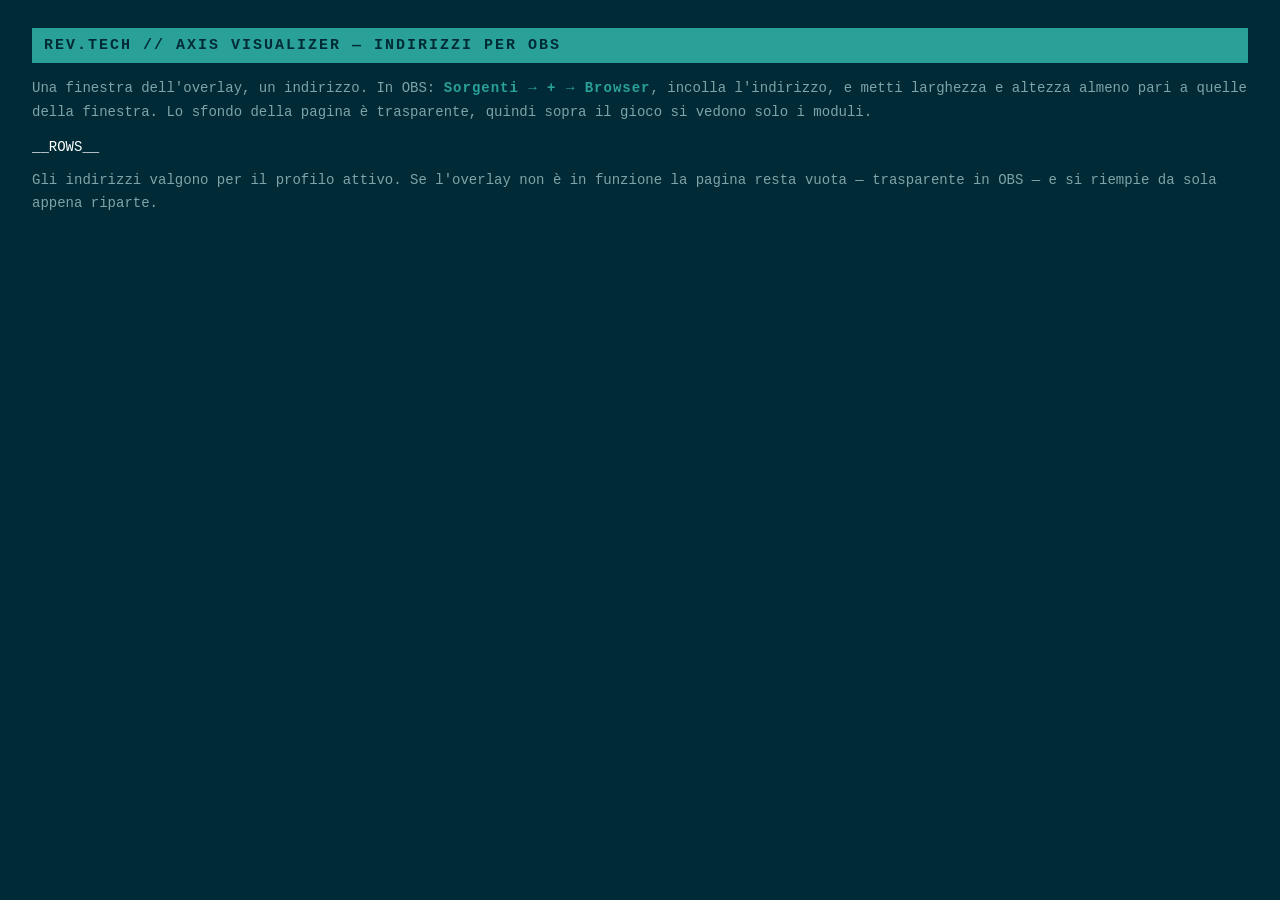
<file: src/ui/axis/index.html>
<!doctype html>
<html lang="it">
<head>
<meta charset="utf-8">
<title>Axis Visualizer — indirizzi per OBS</title>
<style>
    body {
        margin: 0;
        padding: 28px 32px;
        background: #002B36;
        color: #FFFFFF;
        font: 14px Consolas, "Cascadia Mono", "Courier New", monospace;
    }

    h1 {
        margin: 0 0 4px;
        font-size: 15px;
        letter-spacing: 2px;
        color: #002B36;
        background: #2AA198;
        padding: 9px 12px;
    }

    p { color: #7EA3A8; line-height: 1.7; }

    ul { list-style: none; padding: 0; }

    li {
        border: 1px solid #0F4A57;
        padding: 12px 14px;
        margin: 0 0 10px;
        background: #073642;
    }

    b { color: #2AA198; letter-spacing: 1px; }

    a { color: #FFFFFF; text-decoration: none; word-break: break-all; }

    a:hover { text-decoration: underline; }
</style>
</head>
<body>
<h1>REV.TECH // AXIS VISUALIZER — INDIRIZZI PER OBS</h1>

<p>
    Una finestra dell'overlay, un indirizzo. In OBS: <b>Sorgenti → + → Browser</b>, incolla
    l'indirizzo, e metti larghezza e altezza almeno pari a quelle della finestra.
    Lo sfondo della pagina è trasparente, quindi sopra il gioco si vedono solo i moduli.
</p>

<ul>__ROWS__</ul>

<p>
    Gli indirizzi valgono per il profilo attivo. Se l'overlay non è in funzione la pagina resta
    vuota — trasparente in OBS — e si riempie da sola appena riparte.
</p>
</body>
</html>
</file>
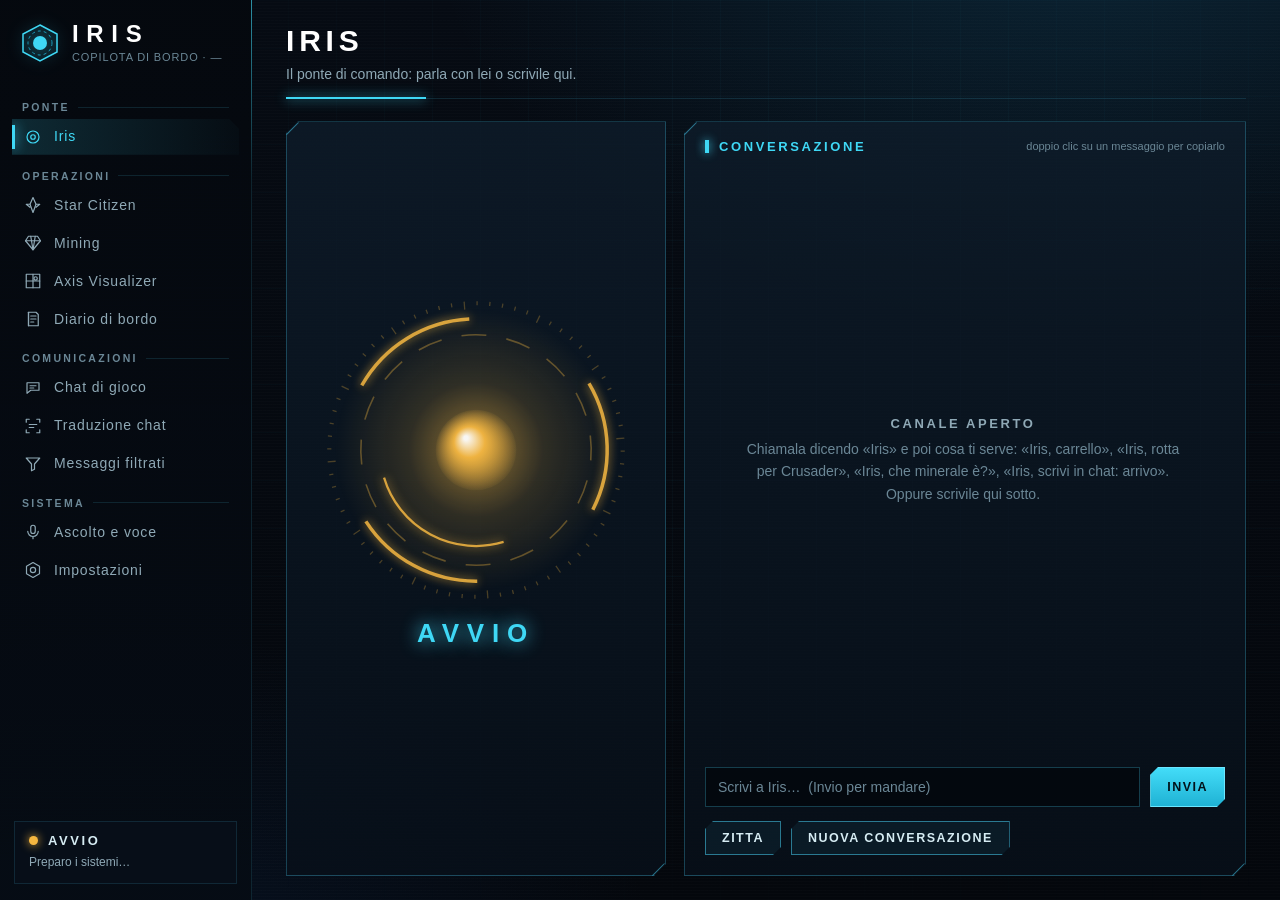
<file: src/ui/web/index.html>
<!doctype html>
<html lang="it">
<head>
<meta charset="utf-8">
<meta name="viewport" content="width=device-width, initial-scale=1">
<title>Iris</title>
<link rel="stylesheet" href="app.css">
</head>
<body>
<div class="backdrop" aria-hidden="true"></div>

<div class="app">
  <!-- ================================================================== Barra laterale -->
  <aside class="sidebar">
    <div class="brand">
      <svg class="brand-mark" viewBox="0 0 40 40" aria-hidden="true">
        <polygon points="20,2 37,11 37,29 20,38 3,29 3,11" class="hex"/>
        <circle cx="20" cy="20" r="7" class="core"/>
        <circle cx="20" cy="20" r="12" class="ring"/>
      </svg>
      <div>
        <div class="brand-name">IRIS</div>
        <div class="brand-sub">Copilota di bordo · <span id="version">—</span></div>
      </div>
    </div>

    <nav class="nav" id="nav">
      <div class="nav-group">Ponte</div>
      <button class="nav-item" data-page="home"><svg viewBox="0 0 24 24"><circle cx="12" cy="12" r="8"/><circle cx="12" cy="12" r="3"/></svg><span>Iris</span></button>
      <div class="nav-group">Operazioni</div>
      <button class="nav-item" data-page="game"><svg viewBox="0 0 24 24"><path d="M12 2l4 9-4 11-4-11z"/><path d="M8 11H3l5 4M16 11h5l-5 4"/></svg><span>Star Citizen</span><i class="nav-led" id="led-game"></i></button>
      <button class="nav-item" data-page="mining"><svg viewBox="0 0 24 24"><path d="M6 3h12l4 6-10 12L2 9z"/><path d="M2 9h20M9 3l3 18 3-18"/></svg><span>Mining</span></button>
      <button class="nav-item" data-page="axis"><svg viewBox="0 0 24 24"><rect x="3" y="3" width="18" height="18"/><path d="M12 3v18M3 12h18"/><circle cx="15.5" cy="8.5" r="2.2"/></svg><span>Axis Visualizer</span><i class="nav-led" id="led-axis"></i></button>
      <button class="nav-item" data-page="log"><svg viewBox="0 0 24 24"><path d="M6 3h10l3 3v15H6z"/><path d="M9 8h7M9 12h7M9 16h4"/><path d="M6 3v18"/></svg><span>Diario di bordo</span><i class="nav-led" id="led-log"></i></button>
      <div class="nav-group">Comunicazioni</div>
      <button class="nav-item" data-page="chat"><svg viewBox="0 0 24 24"><path d="M4 5h16v10H9l-5 4z"/><path d="M8 9h8M8 12h5"/></svg><span>Chat di gioco</span></button>
      <button class="nav-item" data-page="screen"><svg viewBox="0 0 24 24"><path d="M3 7V3h4M17 3h4v4M21 17v4h-4M7 21H3v-4"/><path d="M7 10h10M7 14h6"/></svg><span>Traduzione chat</span></button>
      <button class="nav-item" data-page="filtered"><svg viewBox="0 0 24 24"><path d="M3 4h18l-7 8v7l-4 2v-9z"/></svg><span>Messaggi filtrati</span><i class="nav-count" id="count-filtered"></i></button>
      <div class="nav-group">Sistema</div>
      <button class="nav-item" data-page="voice"><svg viewBox="0 0 24 24"><rect x="9" y="3" width="6" height="11" rx="3"/><path d="M5 11a7 7 0 0014 0M12 18v3"/></svg><span>Ascolto e voce</span></button>
      <button class="nav-item" data-page="settings"><svg viewBox="0 0 24 24"><path d="M12 2l8.66 5v10L12 22l-8.66-5V7z"/><circle cx="12" cy="12" r="3.5"/></svg><span>Impostazioni</span><i class="nav-led amber" id="led-update"></i></button>
    </nav>

    <div class="update-card hidden" id="update-card">
      <div class="update-title">Aggiornamento <span id="update-card-version"></span></div>
      <div class="progress hidden" id="update-card-progress"><i></i></div>
      <div class="update-text" id="update-card-text"></div>
      <button class="btn primary small" id="update-card-install">Riavvia e aggiorna</button>
    </div>

    <div class="status" id="status">
      <div class="status-head"><i class="dot"></i><span class="status-label" id="status-label">AVVIO</span></div>
      <div class="status-text" id="status-text">Preparo i sistemi…</div>
    </div>
  </aside>

  <!-- ================================================================== Pagine -->
  <main class="main" id="main">

    <!-- ------------------------------------------------------------- Iris -->
    <section class="page" data-page="home">
      <header class="page-head">
        <div><h1>Iris</h1><p>Il ponte di comando: parla con lei o scrivile qui.</p></div>
        <div class="head-chips" id="home-chips"></div>
      </header>
      <div class="home">
        <div class="panel orb-panel">
          <canvas id="orb" aria-hidden="true"></canvas>
          <div class="orb-state" id="orb-state">AVVIO</div>
          <div class="orb-detail" id="orb-detail"></div>
          <div class="orb-heard" id="orb-heard"></div>
          <button class="btn primary hidden" id="retry">Riprova</button>
        </div>
        <div class="panel convo-panel">
          <div class="panel-title">Conversazione <span class="panel-meta">doppio clic su un messaggio per copiarlo</span></div>
          <div class="convo" id="convo"></div>
          <form class="composer" id="composer">
            <input type="text" id="composer-input" maxlength="2000" autocomplete="off" placeholder="Scrivi a Iris…  (Invio per mandare)">
            <button class="btn primary" type="submit">Invia</button>
          </form>
          <div class="btn-row">
            <button class="btn" id="stop">Zitta</button>
            <button class="btn" id="new-convo">Nuova conversazione</button>
          </div>
        </div>
      </div>
    </section>

    <!-- ------------------------------------------------------------- Star Citizen -->
    <section class="page" data-page="game">
      <header class="page-head">
        <div><h1>Star Citizen</h1><p>Comandi della nave, rotta sulla mappa stellare, calibrazione.</p></div>
        <div class="head-chips"><span class="chip" id="game-chip">—</span></div>
      </header>
      <div class="grid">
        <div class="panel span-2">
          <div class="panel-title">Stato del gioco</div>
          <div class="callout" id="game-status">—</div>
          <div class="row"><div class="row-text"><b>Comandi di gioco attivi</b><small>Quando Star Citizen è aperto, Iris preme i tasti per te.</small></div><label class="switch"><input type="checkbox" data-set="gameEnabled"><i></i></label></div>
          <div class="row"><div class="row-text"><b>Modalità prova</b><small>Scrive cosa farebbe, senza premere tasti.</small></div><label class="switch"><input type="checkbox" id="dry-run"><i></i></label></div>
          <div class="row"><div class="row-text"><b>Leggi lo stato dal gioco</b><small>Prima di premere guarda com'è la nave: «accendi le armi» con le armi già accese non le spegne.</small><small class="telemetry-state" id="telemetry-state">—</small></div><label class="switch"><input type="checkbox" data-set="gameTelemetryEnabled"><i></i></label></div>
          <div class="telemetry-help">
            <p class="note first">La telemetria va accesa nel gioco: aggiungi queste due righe al file <code>user.cfg</code> nella cartella di Star Citizen (LIVE o PTU) e riavvia il gioco. Iris la legge soltanto e non modifica mai i file del gioco. Attenzione: con queste righe il gioco accetta comandi anche da altri programmi del PC.</p>
            <div class="telemetry-cfg">
              <pre class="readout small" id="telemetry-cfg">grpc.client.server.enabled = 1
server.game.telemetry.enabled = 1</pre>
              <button class="btn small" type="button" id="telemetry-copy">Copia le righe</button>
            </div>
          </div>
          <div class="btn-row">
            <button class="btn" data-action="openProfile">Modifica il profilo a mano</button>
            <button class="btn" data-action="gameReload">Ricarica</button>
            <button class="btn" data-action="openOcrImages">Immagini dell'OCR</button>
          </div>
          <div class="note bad" id="profile-error"></div>
          <p class="note">Gioca in finestra senza bordi. Dì «Iris, carrello», «Iris, rotta per Crusader», «Iris, prepara la nave»… (o tieni premuto il tasto per parlare). Le frasi del profilo partono subito; le altre le capisce il modello. Controlla che i tasti del profilo siano i tuoi (in gioco: Opzioni › Comandi).</p>
        </div>

        <div class="panel">
          <div class="panel-title">Prova un comando</div>
          <form class="inline-form" id="game-test">
            <input type="text" maxlength="300" placeholder="es. rotta per Seraphim, carrello, scudi">
            <button class="btn primary" type="submit">Prova</button>
          </form>
          <div class="note" id="game-test-result"></div>
        </div>

        <div class="panel">
          <div class="panel-title">Ultime azioni</div>
          <div class="log" id="game-log"></div>
          <div class="btn-row"><button class="btn small" data-action="openUnknownPhrases">Apri le frasi non capite</button></div>
        </div>

        <div class="panel span-2">
          <div class="panel-title">Comandi <span class="panel-meta" id="cmd-count"></span></div>
          <div class="cmd-tools">
            <input type="text" id="cmd-search" maxlength="60" spellcheck="false" placeholder="Cerca una frase o un tasto…" aria-label="Cerca nei comandi">
            <button class="btn primary" id="cmd-new">+ Nuovo comando</button>
          </div>
          <div class="cmd-quick"><span class="field-label">Aggiunta rapida</span><div class="cmd-presets" id="cmd-presets"></div></div>
          <div class="cmd-list" id="cmd-list"></div>
          <p class="note">Il tasto è quello che usi tu in gioco (Opzioni › Comandi): premilo e Iris lo scrive da sola, anche con Alt, Ctrl o Shift. Le frasi si dicono dopo «Iris»; i modi diversi di dirle li capisce il modello. Tutto finisce nel profilo dei comandi, che resta modificabile anche a mano.</p>
        </div>

        <div class="panel span-2">
          <div class="panel-title">Mappa stellare <span class="panel-meta">calibrazione con F8</span></div>
          <p class="note">Premi Calibra: porto io Star Citizen davanti. Apri la mappa stellare, porta il mouse sul punto e premi F8; per le zone F8 sull'angolo in alto a sinistra e poi su quello in basso a destra. A ogni F8 senti un suono, alla fine torno qui col risultato. Leggi mostra cosa vede l'OCR in quella zona.</p>
          <div class="zones" id="zones"></div>
          <div class="readout" id="calibration">Nessuna calibrazione in corso.</div>
        </div>
      </div>
    </section>

    <!-- ------------------------------------------------------------- Mining -->
    <section class="page" data-page="mining">
      <header class="page-head">
        <div><h1>Mining</h1><p>La signature dello scanner, tradotta in materiale e quantità.</p></div>
        <div class="head-chips"><span class="chip" id="mining-chip">—</span></div>
      </header>
      <div class="grid">
        <div class="panel span-2">
          <div class="panel-title">Lettura</div>
          <div class="reading" id="mining-last"><span class="reading-label">Ultima lettura</span><span class="reading-value">—</span></div>
          <div class="row"><div class="row-text"><b>Mining attivo</b><small>Tasti, voce («Iris, che minerale è?») e risultato a schermo.</small></div><label class="switch"><input type="checkbox" data-set="miningEnabled"><i></i></label></div>
          <div class="row"><div class="row-text"><b>Zona da leggere</b><small id="mining-region">Nessuna zona scelta.</small></div><button class="btn primary" data-action="chooseMiningRegion">Scegli la zona</button></div>
          <div class="row"><div class="row-text"><b>Contorno della zona sul gioco</b><small>Sta fuori dalla zona: non viene mai letto.</small></div><label class="switch"><input type="checkbox" data-set="miningShowBorder"><i></i></label></div>
          <div class="row"><div class="row-text"><b>Lettura continua</b><small>Ogni secondo, solo con Star Citizen in primo piano.</small></div><label class="switch"><input type="checkbox" data-set="miningAuto"><i></i></label></div>
          <div class="row"><div class="row-text"><b>Annuncia a voce il minerale</b><small>«Borase per 3»: una volta per roccia, solo se la lettura è certa e senza alternative.</small></div><label class="switch"><input type="checkbox" data-set="miningSpeak"><i></i></label></div>
          <div class="btn-row"><button class="btn" id="mining-scan">Leggi tra 3 secondi</button><span class="note inline">il tempo di tornare al gioco</span></div>
          <p class="note">Scegli una zona un po' più larga del badge (segnaposto + numero): il badge lo trova da sola, con qualsiasi colore dell'HUD.</p>
          <div class="note" id="mining-ocr"></div>
        </div>

        <div class="panel span-2" id="mlog-panel">
          <div class="panel-title">Registro delle scansioni <span class="panel-meta">file JSON sul desktop, pronto per il sito</span></div>
          <div class="row"><div class="row-text"><b>Registra le scansioni</b><small id="mlog-state">Ogni roccia letta (tasto, lettura continua, voce, tastierino, ruota) finisce nel registro. Alla fine ti chiedo il luogo e la qualità media e salvo il file sul desktop.</small></div><label class="switch"><input type="checkbox" id="mlog-switch"><i></i></label></div>
          <div class="mlog-live hidden" id="mlog-live">
            <div class="mlog-stats" id="mlog-stats"></div>
            <div class="mlog-totals" id="mlog-totals"></div>
            <div class="feed mlog-feed" id="mlog-feed"></div>
            <div class="btn-row">
              <button class="btn primary" id="mlog-close">Chiudi e salva…</button>
              <button class="btn small danger" id="mlog-cancel">Annulla il registro</button>
              <span class="note inline">La stessa roccia letta più volte di seguito conta una volta sola.</span>
            </div>
          </div>
          <div class="mlog-last hidden" id="mlog-last">
            <span class="field-label">Ultimo file</span><code class="selectable" id="mlog-last-name"></code>
            <button class="btn small" id="mlog-open">Apri</button><button class="btn small" id="mlog-folder">Mostra nella cartella</button>
          </div>
        </div>

        <div class="panel">
          <div class="panel-title">Riquadro a schermo</div>
          <div class="field"><span class="field-label">Informazioni</span><div class="seg" data-seg="miningOverlayBasic"></div></div>
          <div data-slider="miningOverlayOpacity"></div>
          <div data-slider="miningOverlayTextOpacity"></div>
          <div data-slider="miningOverlaySeconds"></div>
          <div class="btn-row">
            <button class="btn" data-action="unlockOverlay" data-which="mining">Sblocca per spostarlo (30 s)</button>
            <button class="btn" data-action="resetOverlay" data-which="mining">Accanto alla zona</button>
          </div>
        </div>

        <div class="panel">
          <div class="panel-title">Raffineria <span class="panel-meta" id="refinery-meta"></span></div>
          <div class="refinery" id="refinery-list"></div>
          <form class="refinery-form" id="refinery-form">
            <label><span>Stazione</span><input type="text" name="place" maxlength="40" placeholder="ARC-L1"></label>
            <label><span>Manca</span><input type="text" name="duration" maxlength="24" placeholder="3:20"></label>
            <label class="grow"><span>Nota</span><input type="text" name="note" maxlength="60" placeholder="Quantanium, 32 SCU"></label>
            <button class="btn primary" type="submit">Avvia</button>
          </form>
          <div class="row"><div class="row-text"><b>Avvisa a voce quando è pronto</b><small>Anche a finestra chiusa. A voce: «Iris, raffineria a Levski tra 3 ore e 20».</small></div><label class="switch"><input type="checkbox" data-set="refinerySpeak"><i></i></label></div>
          <div class="btn-row"><button class="btn small" id="refinery-clear">Togli i pronti</button></div>
        </div>

        <div class="panel">
          <div class="panel-title">Tasti</div>
          <div class="keys-table" id="mining-keys"></div>
          <p class="note">Tastiera o pulsanti del joystick/HOTAS. Mentre scrivi a mano, cifre, Invio, Esc e Backspace NON arrivano al gioco. Se Star Citizen è avviato come amministratore, avvia così anche Iris.</p>
        </div>

        <div class="panel">
          <div class="panel-title">Prova e diagnosi</div>
          <form class="inline-form" id="mining-test">
            <input type="text" maxlength="60" placeholder="es. 16960 oppure “2 16,960”">
            <button class="btn primary" type="submit">Decodifica</button>
          </form>
          <div class="log tall" id="mining-history"></div>
          <div class="row"><div class="row-text"><b>Salva le immagini dell'ultima lettura</b><small>Si sovrascrivono a ogni lettura.</small></div><label class="switch"><input type="checkbox" data-set="miningSaveImages"><i></i></label></div>
          <div class="btn-row"><button class="btn small" data-action="openMiningImages">Apri la cartella delle immagini</button></div>
        </div>

        <div class="panel">
          <div class="panel-title">Signature sconosciute</div>
          <div class="log" id="unknowns"></div>
          <form class="identify" id="identify">
            <label><span>Valore</span><input type="text" name="value" maxlength="9" inputmode="numeric"></label>
            <label class="grow"><span>Materiale</span><input type="text" name="name" maxlength="60"></label>
            <label><span>Quantità</span><input type="text" name="qty" maxlength="4" inputmode="numeric"></label>
            <button class="btn primary" type="submit">Identifica</button>
          </form>
          <div class="btn-row">
            <button class="btn small" id="unknown-remove">Togli questo valore</button>
            <button class="btn small danger" id="unknown-clear">Svuota l'elenco</button>
          </div>
          <p class="note">Quando sai cos'era (nello scanner del gioco), scrivi materiale e quantità: Iris calcola la firma base e la aggiunge alla tabella.</p>
        </div>

        <div class="panel span-2">
          <div class="panel-title">Materiali <span class="panel-meta" id="table-state"></span></div>
          <p class="note">Una riga per materiale: NOME,FIRMA BASE,TIPO (minerale o salvage). Una signature è firma base × quantità. Importa accetta un CSV, il file «materialsdb» di Mining Signature Calculator o lookup_table.json di mining_ocr.</p>
          <textarea class="code" id="materials" spellcheck="false" rows="12"></textarea>
          <div class="btn-row">
            <button class="btn primary" id="table-save">Salva</button>
            <button class="btn" id="table-reset">Predefinita</button>
            <button class="btn" id="table-import">Importa…</button>
            <button class="btn" data-action="tableExport">Esporta CSV…</button>
          </div>
        </div>
      </div>
    </section>

    <!-- ------------------------------------------------------------- Diario di bordo (Game.log) -->
    <section class="page" data-page="log">
      <header class="page-head">
        <div><h1>Diario di bordo</h1><p>Contratti, zona e salute, letti dal Game.log di Star Citizen. Spento finché non lo attivi tu.</p></div>
        <div class="head-chips"><span class="chip" id="log-chip">—</span></div>
      </header>
      <div class="tos" role="alert">
        <svg viewBox="0 0 24 24" aria-hidden="true"><path d="M12 3l10 18H2z"/><path d="M12 10v5M12 18v.5"/></svg>
        <div><b>Attenzione</b><p id="log-tos-text"></p></div>
      </div>
      <div class="grid">
        <div class="panel span-2">
          <div class="panel-title">Lettura del Game.log</div>
          <div class="row"><div class="row-text"><b>Leggi il Game.log</b><small id="log-state">Spento: il Game.log non viene letto.</small></div><label class="switch danger-switch"><input type="checkbox" id="log-enable"><i></i></label></div>
          <div class="row"><div class="row-text"><b>File</b><small class="mono-text" id="log-path">—</small></div>
            <div class="btn-row tight"><button class="btn small" id="log-choose">Scegli…</button><button class="btn small" id="log-auto">Automatico</button></div></div>
          <p class="note">Sola lettura: niente memoria del gioco, niente tasti, niente file scritti nella cartella del gioco. All'avvio rilegge in silenzio la sessione già scritta; quando il gioco riparte segue il file nuovo. Funziona anche col gioco in italiano.</p>
        </div>

        <div class="panel log-body">
          <div class="panel-title">Missioni <span class="panel-meta">«Iris, che missioni ho?»</span></div>
          <div class="missions" id="log-contracts"></div>
          <div class="panel-title sub">Obiettivi</div>
          <div class="objectives" id="log-objectives"></div>
          <div class="session" id="log-session"></div>
        </div>

        <div class="panel log-body">
          <div class="panel-title">Stato</div>
          <div class="kvs" id="log-status"></div>
          <div class="panel-title sub">Salute</div>
          <div class="health" id="log-health"></div>
        </div>

        <div class="panel span-2 log-body">
          <div class="panel-title">Eventi <span class="panel-meta">i più nuovi in alto</span></div>
          <div class="feed-tools"><div class="seg" id="log-filter"></div><button class="btn small" id="log-clear">Svuota</button></div>
          <div class="feed" id="log-feed"></div>
        </div>

        <div class="panel log-body">
          <div class="panel-title">Avvisi a voce</div>
          <div class="row"><div class="row-text"><b>Contratti</b><small>Accettato, completato, fallito, rifiutato.</small></div><label class="switch"><input type="checkbox" data-set="gameLogSpeakContracts"><i></i></label></div>
          <div class="row"><div class="row-text"><b>Salute</b><small>Ferite, disidratato, fame, soccorsi in arrivo.</small></div><label class="switch"><input type="checkbox" data-set="gameLogSpeakHealth"><i></i></label></div>
          <div class="row"><div class="row-text"><b>Zone</b><small>Armistizio, spazio monitorato, proprietà privata.</small></div><label class="switch"><input type="checkbox" data-set="gameLogSpeakZones"><i></i></label></div>
          <div class="row"><div class="row-text"><b>Gruppo</b><small>Un compagno in quantum verso di te.</small></div><label class="switch"><input type="checkbox" data-set="gameLogSpeakParty"><i></i></label></div>
        </div>

        <div class="panel log-body">
          <div class="panel-title">Sopra il gioco</div>
          <p class="note first">Missioni e Diario stanno anche nella ruota: premi il suo tasto in gioco (Shift+Tab di base) e apri i pannelli che ti servono. Si mettono in alto uno accanto all'altro; se li trascini, la volta dopo tornano dove li hai lasciati.</p>
          <div class="btn-row"><button class="btn log-bar-show">Mostra la ruota</button></div>
          <p class="note">A voce: «Iris, che missioni ho?», «Iris, sono in zona di armistizio?», «Iris, come sto?».</p>
        </div>
      </div>
    </section>

    <!-- ------------------------------------------------------------- Axis Visualizer -->
    <section class="page" data-page="axis">
      <header class="page-head">
        <div><h1>Axis Visualizer</h1><p>Assi, barre e pulsanti di HOTAS, joystick, pad, mouse e tastiera: sopra il gioco e in OBS.</p></div>
        <div class="head-chips"><span class="chip" id="axis-chip">—</span><span class="chip" id="axis-server-chip">—</span></div>
      </header>
      <div class="grid">
        <div class="panel span-2">
          <div class="panel-title">Overlay <span class="panel-meta">trascina col tasto centrale · doppio clic centrale per chiudere</span></div>
          <div class="callout" id="ax-state">—</div>
          <div class="btn-row">
            <button class="btn primary" id="ax-open">Apri sul gioco</button>
            <button class="btn" id="ax-obs" title="Le finestre non compaiono sullo schermo: i numeri vanno solo a OBS">Solo OBS</button>
            <button class="btn" id="ax-hide">Nascondi</button>
            <button class="btn danger" id="ax-close">Chiudi</button>
          </div>
          <div class="grid-2 ax-overlay-rows">
            <div class="row" id="ax-auto"><div class="row-text"><b>Si apre col gioco</b><small>Quando parte uno dei giochi del profilo; si chiude quando lo chiudi.</small></div><label class="switch"><input type="checkbox"><i></i></label></div>
            <div class="row" id="ax-lock"><div class="row-text"><b>Blocca la posizione</b><small>Le finestre non si spostano più col tasto centrale.</small></div><label class="switch"><input type="checkbox"><i></i></label></div>
          </div>
          <div class="panel-title sub">Profilo</div>
          <div class="ax-profile">
            <label class="field ax-field"><span class="field-label">Attivo</span><select id="ax-profile" aria-label="Profilo"></select></label>
            <label class="field ax-field grow"><span class="field-label">Nome</span><input type="text" id="ax-profile-name" maxlength="32" spellcheck="false"></label>
            <button class="btn" id="ax-profile-add">+ Nuovo</button>
            <button class="btn danger" id="ax-profile-delete">Elimina</button>
          </div>
          <form class="inline-form" id="ax-triggers">
            <input type="text" maxlength="200" spellcheck="false" placeholder="Giochi che aprono questo profilo, es. StarCitizen.exe, DCS.exe">
            <button class="btn" type="submit">Salva i giochi</button>
          </form>
          <div class="note" id="ax-message"></div>
        </div>

        <div class="panel span-2">
          <div class="panel-title">Moduli <span class="panel-meta">al massimo 10 per profilo · l'anteprima si muove con le periferiche</span></div>
          <div class="btn-row ax-add">
            <button class="btn" data-kind="Assi">+ Assi</button>
            <button class="btn" data-kind="Barre">+ Barre</button>
            <button class="btn" data-kind="Pulsanti">+ Pulsanti</button>
            <button class="btn small" id="ax-refresh" title="Cerca di nuovo joystick e pad collegati">Aggiorna le periferiche</button>
          </div>
          <div class="ax-modules" id="ax-modules"></div>
        </div>

        <div class="panel">
          <div class="panel-title">Aspetto</div>
          <div id="ax-look"></div>
        </div>

        <div class="panel">
          <div class="panel-title">OBS</div>
          <div class="callout" id="ax-server-state">—</div>
          <div class="row" id="ax-server"><div class="row-text"><b>Server per OBS</b><small>Solo da questo computer: niente firewall, niente rete.</small></div><label class="switch"><input type="checkbox"><i></i></label></div>
          <form class="inline-form" id="ax-port">
            <input type="text" inputmode="numeric" maxlength="5" aria-label="Porta">
            <button class="btn" type="submit">Cambia porta</button>
          </form>
          <div class="field-label ax-urls-title">Una sorgente Browser per finestra</div>
          <div class="ax-urls" id="ax-urls"></div>
          <p class="note">In OBS: Fonti › + › Browser, incolla l'indirizzo e metti larghezza e altezza almeno come la finestra. Lo sfondo è trasparente. Tutte le finestre: <code class="selectable" id="ax-index"></code></p>
          <p class="note">Axis Visualizer usa la porta 8777, Iris la sua (8787): possono restare aperti tutti e due.</p>
          <div class="panel-title sub">Importa</div>
          <div class="btn-row"><button class="btn" id="ax-import">Importa da Axis Visualizer</button></div>
          <p class="note" id="ax-import-note"></p>
        </div>
      </div>
    </section>

    <!-- ------------------------------------------------------------- Chat di gioco -->
    <section class="page" data-page="chat">
      <header class="page-head">
        <div><h1>Chat di gioco</h1><p>Parli in italiano, in chat arriva già tradotto.</p></div>
        <div class="head-chips"><span class="chip" id="chat-chip">—</span></div>
      </header>
      <div class="grid">
        <div class="panel span-2">
          <div class="panel-title">Dettatura</div>
          <div class="row"><div class="row-text"><b>Detta in chat</b><small>Tieni premuto il tasto della chat, parla e rilascialo. Oppure «Iris, scrivi in chat: arrivo tra due minuti». Iris scrive solo con il gioco in primo piano.</small></div><label class="switch"><input type="checkbox" data-set="chatEnabled"><i></i></label></div>
          <div class="callout" id="chat-notice">Nessun messaggio ancora.</div>
        </div>

        <div class="panel">
          <div class="panel-title">Tasti per dettare</div>
          <div class="keys" data-keys="chat"></div>
          <p class="note">Un tasto che usi anche per Iris vale per tutti e due: con Star Citizen in primo piano la frase va in chat, a meno che tu dica «Iris»; fuori dal gioco va a Iris.</p>
        </div>

        <div class="panel">
          <div class="panel-title">Lingue</div>
          <div class="lang-pair">
            <label class="field"><span class="field-label">Parlo in</span><select data-set="sourceLanguageIndex" data-num data-list="languages"></select></label>
            <button class="btn icon" data-action="swapLanguages" title="Scambia">⇄</button>
            <label class="field"><span class="field-label">Scrivo in chat in</span><select data-set="targetLanguageIndex" data-num data-list="languages"></select></label>
          </div>
          <div class="row"><div class="row-text"><b>Gergo da videogiocatore</b><small>«sono a terra» diventa «I'm down».</small></div><label class="switch"><input type="checkbox" data-set="gamingTone"><i></i></label></div>
          <div class="row"><div class="row-text"><b>Invio automatico</b><small>F10 lo accende e lo spegne anche in gioco.</small></div><label class="switch"><input type="checkbox" data-set="autoSend"><i></i></label></div>
        </div>

        <div class="panel span-2">
          <div class="panel-title">Ultime frasi <span class="panel-meta">doppio clic per copiare la traduzione</span></div>
          <div class="history" id="chat-history"></div>
          <form class="inline-form" id="translate-test">
            <input type="text" maxlength="500" placeholder="Prova: scrivi una frase come se la dicessi (non va nel gioco)">
            <button class="btn primary" type="submit">Traduci</button>
          </form>
        </div>

        <div class="panel">
          <div class="panel-title">Scrittura in chat</div>
          <div class="row"><div class="row-text"><b>Apri la chat prima di scrivere</b></div><label class="switch"><input type="checkbox" data-set="chatOpenEnabled"><i></i></label></div>
          <div class="row"><div class="row-text"><b>Tasto per aprire la chat</b><small id="key-chatOpen">—</small></div><button class="btn small" data-capture="chatOpen">Cambia</button></div>
          <div class="row"><div class="row-text"><b>Tasto per inviare</b><small id="key-chatSend">—</small></div><button class="btn small" data-capture="chatSend">Cambia</button></div>
          <div data-slider="chatOpenDelayMs"></div>
          <div data-slider="typingDelayMs"></div>
          <div class="row"><div class="row-text"><b>Lettere speciali come Unicode</b><small>Spento: ñ diventa n, va in tutti i giochi. Acceso: la lettera giusta, ma alcuni giochi la ignorano.</small></div><label class="switch"><input type="checkbox" data-set="unicodeFallback"><i></i></label></div>
        </div>

        <div class="panel">
          <div class="panel-title">Soglia del silenzio</div>
          <div class="meter" id="threshold-meter"><i class="fill"></i><i class="mark"></i></div>
          <div data-slider="silenceThreshold"></div>
          <div class="btn-row"><button class="btn" data-action="calibrateSilence">Calibra (2 s di silenzio)</button></div>
          <p class="note">Sotto la soglia (la riga bianca) per la chat è silenzio: una pressione del tasto senza parlare non scrive niente.</p>
          <div class="panel-title sub">Glossario</div>
          <p class="note">Il gergo della community con la traduzione da usare sempre, una riga per termine (QT=quantum travel). Vale subito.</p>
          <div class="btn-row"><button class="btn" data-action="openGlossary">Apri il glossario</button></div>
        </div>
      </div>
    </section>

    <!-- ------------------------------------------------------------- Traduzione chat -->
    <section class="page" data-page="screen">
      <header class="page-head">
        <div><h1>Traduzione chat</h1><p>La chat degli altri, letta dallo schermo e tradotta sotto la chat del gioco.</p></div>
        <div class="head-chips"><span class="chip" id="screen-chip">—</span></div>
      </header>
      <div class="grid">
        <div class="panel span-2">
          <div class="panel-title">Lettura dello schermo</div>
          <div class="row"><div class="row-text"><b>Traduci la chat degli altri</b><small>Traduce solo i messaggi NUOVI (quando la chat compare, solo l'ultimo) e li tiene nel riquadro: ognuno nuovo spinge su gli altri.</small></div><label class="switch"><input type="checkbox" data-set="ocrEnabled"><i></i></label></div>
          <div class="row"><div class="row-text"><b>Zona della chat</b><small id="ocr-region">Nessuna zona scelta.</small></div><button class="btn primary" data-action="chooseOcrRegion">Scegli o gira la zona</button></div>
          <p class="note">La chat dell'HUD segue la curva del casco: nella scelta della zona girala con la rotellina del mouse (← → per i decimi di grado), poi Invio. Prima dell'OCR viene raddrizzata.</p>
          <label class="field"><span class="field-label">Traduci in</span><select data-set="ocrTargetLanguageIndex" data-num data-list="languages"></select></label>
          <div class="note" id="ocr-info"></div>
          <div class="btn-row"><button class="btn small" data-action="openLanguageSettings">Lingue di Windows…</button></div>
        </div>

        <div class="panel">
          <div class="panel-title">Riquadro della traduzione</div>
          <div data-slider="ocrMaxMessages"></div>
          <div data-slider="ocrOverlayOpacity"></div>
          <div class="btn-row">
            <button class="btn" data-action="unlockOverlay" data-which="chat">Sblocca per spostarlo (30 s)</button>
            <button class="btn" data-action="resetOverlay" data-which="chat">Sotto la zona</button>
          </div>
        </div>

        <div class="panel">
          <div class="panel-title">Filtro e diagnosi</div>
          <p class="note">I messaggi di un canale o di un'organizzazione (per esempio LSE) finiscono in Messaggi filtrati. Scrivi il nome senza parentesi; vuoto = nessun filtro.</p>
          <form class="inline-form" id="filter-form">
            <input type="text" maxlength="40" placeholder="es. LSE">
            <button class="btn primary" type="submit">Salva</button>
          </form>
          <div class="btn-row"><button class="btn small" data-action="openOcrDebug">File di diagnosi dell'OCR</button></div>
        </div>
      </div>
    </section>

    <!-- ------------------------------------------------------------- Messaggi filtrati -->
    <section class="page" data-page="filtered">
      <header class="page-head">
        <div><h1>Messaggi filtrati</h1><p id="filter-label">—</p></div>
      </header>
      <div class="panel">
        <div class="panel-title">Registro</div>
        <div class="log huge" id="filtered"></div>
        <div class="btn-row">
          <button class="btn" data-action="copyFiltered">Copia tutto</button>
          <button class="btn danger" id="filtered-clear">Svuota</button>
        </div>
      </div>
    </section>

    <!-- ------------------------------------------------------------- Ascolto e voce -->
    <section class="page" data-page="voice">
      <header class="page-head">
        <div><h1>Ascolto e voce</h1><p>Come ti sente Iris, e come ti risponde.</p></div>
      </header>
      <div class="grid">
        <div class="panel span-2">
          <div class="panel-title">Ascolto</div>
          <div class="row"><div class="row-text"><b>Sempre in ascolto</b><small>Si sveglia quando dici «Iris». Il microfono resta sul PC: si trascrive tutto qui.</small></div><label class="switch"><input type="checkbox" data-set="wakeWordEnabled"><i></i></label></div>
          <div class="meter" id="mic-meter"><i class="fill"></i></div>
          <div class="diag" id="mic-diag">—</div>
          <label class="field"><span class="field-label">Microfono</span><select id="mic-select"></select></label>
          <div class="grid-2">
            <div data-slider="vadThreshold"></div>
            <div data-slider="endSilenceMs"></div>
            <div data-slider="followUpSeconds"></div>
            <div data-slider="micGain"></div>
          </div>
          <p class="note">La barra diventa verde quando Iris sente che qualcuno parla. Se si sveglia da sola con i rumori, abbassa la sensibilità; se non ti sente, alzala o alza il volume del microfono.</p>
        </div>

        <div class="panel">
          <div class="panel-title">Tasti per parlare</div>
          <p class="note">Facoltativi: tieni premuto un tasto (o un pulsante del joystick) mentre parli, senza dire «Iris». Premerlo mentre Iris parla la zittisce.</p>
          <div class="keys" data-keys="talk"></div>
        </div>

        <div class="panel">
          <div class="panel-title">Voce</div>
          <div class="row"><div class="row-text"><b>Iris risponde a voce</b></div><label class="switch"><input type="checkbox" data-set="speechEnabled"><i></i></label></div>
          <div class="field"><span class="field-label">Motore della voce</span><div class="seg" id="engine-seg"><button data-engine="neurale">Neurale · Qwen3-TTS</button><button data-engine="windows">Windows</button></div></div>
          <label class="field"><span class="field-label">Voce neurale</span><select id="neural-voice-select"></select></label>
          <label class="field"><span class="field-label">Effetto sulla voce</span><select id="effect-select"></select></label>
          <div class="field"><span class="field-label">Voce di Windows</span><div class="inline-form"><select id="voice-select"></select><button class="btn" data-action="testVoice">Prova</button></div></div>
          <label class="field"><span class="field-label">Dove parla</span><select id="output-select"></select></label>
          <div data-slider="speechRate"></div>
          <p class="note">La voce neurale genera il parlato sulla scheda video (licenza Apache 2.0), sempre con la stessa voce: una delle predefinite (la prima volta il modello la prepara da sé, qualche secondo) o quella di un tuo WAV, 5–15 secondi di parlato pulito di una persona sola. La velocità vale solo per le voci di Windows.</p>
        </div>
      </div>
    </section>

    <!-- ------------------------------------------------------------- Impostazioni -->
    <section class="page" data-page="settings">
      <header class="page-head">
        <div><h1>Impostazioni</h1><p>Tu, l'avvio, la ruota, il cervello di Iris, la sfera e gli aggiornamenti.</p></div>
      </header>
      <div class="grid">
        <div class="panel">
          <div class="panel-title">Tu</div>
          <form class="inline-form" id="name-form">
            <input type="text" maxlength="60" placeholder="Il tuo nome (come ti chiama Iris)">
            <button class="btn primary" type="submit">Salva</button>
          </form>
          <div class="field"><span class="field-label">Quanto parla</span>
            <select data-set="replyStyle">
              <option value="intere">Frasi intere, sempre</option>
              <option value="gioco">Brevi mentre giochi, intere il resto del tempo</option>
              <option value="brevi">Brevi, sempre</option>
            </select>
          </div>
          <p class="note">Brevi: poche parole, niente cortesie; i comandi di gioco confermano con una parola («Rotta impostata.») o solo con un suono.</p>
          <div class="row"><div class="row-text"><b>Memoria</b><small id="memory-count">—</small></div><button class="btn" data-action="openMemory">Apri la memoria</button></div>
          <p class="note">«Iris, ricordati che…»: lo scrive in memoria.txt e lo saprà anche le prossime volte.</p>
        </div>

        <div class="panel">
          <div class="panel-title">Avvio</div>
          <div class="row"><div class="row-text"><b>Avvia Iris con Windows</b><small id="autostart-note">Parte nascosta nell'area di notifica, pronta per quando giochi.</small></div><label class="switch"><input type="checkbox" id="autostart"><i></i></label></div>
          <div class="row"><div class="row-text"><b>La X la nasconde nell'area di notifica</b><small>Iris resta attiva: tasti, ruota, avvisi. Per chiuderla: tasto destro sull'icona › Esci.</small></div><label class="switch"><input type="checkbox" data-set="closeToTray"><i></i></label></div>
          <div class="row"><div class="row-text"><b>Saluto all'avvio</b><small>«Sistemi online, sono pronta» quando i modelli sono caricati.</small></div><label class="switch"><input type="checkbox" data-set="greetOnStart"><i></i></label></div>
        </div>

        <div class="panel">
          <div class="panel-title">Ruota nel gioco</div>
          <div class="row"><div class="row-text"><b>Ruota di Iris</b><small>Si apre al centro dello schermo col suo tasto e porta Iris davanti al gioco: il cursore si libera da solo. Punta una voce col mouse e clicca: mining, registro, raffineria, missioni, diario, traduzione, assi, sfera.</small></div><label class="switch"><input type="checkbox" data-set="quickBarEnabled"><i></i></label></div>
          <div class="row"><div class="row-text"><b>Solo con Star Citizen davanti</b><small>Il tasto apre la ruota solo mentre giochi: negli altri programmi Shift+Tab resta libero.</small></div><label class="switch"><input type="checkbox" data-set="wheelGameOnly"><i></i></label></div>
          <div class="keys-table" id="bar-keys"></div>
          <div class="btn-row"><button class="btn" id="bar-show">Mostra la ruota</button></div>
          <p class="note">Per tornare al gioco: di nuovo il tasto, Esc, il tasto destro o un clic al centro della ruota. Serve il gioco in finestra senza bordi: a schermo intero potrebbe ridursi a icona quando Iris passa davanti. «Nascondi tutto» toglie ruota, pannelli, sfera e overlay finché non lo ripremi.</p>
        </div>

        <div class="panel">
          <div class="panel-title">Aggiornamenti</div>
          <div class="update-box" id="update-box">
            <div class="update-version"><span>Versione</span><b id="update-current">—</b></div>
            <div class="update-state" id="update-state">—</div>
            <div class="progress hidden" id="update-progress"><i></i></div>
          </div>
          <div class="row"><div class="row-text"><b>Aggiornamenti automatici</b><small>Controlla GitHub all'avvio e ogni 4 ore, scarica da sola e installa al riavvio.</small></div><label class="switch"><input type="checkbox" data-set="autoUpdate"><i></i></label></div>
          <div class="btn-row">
            <button class="btn" data-action="checkUpdate">Controlla ora</button>
            <button class="btn primary hidden" id="update-install">Riavvia e aggiorna</button>
            <button class="btn small" data-action="openReleasePage">Pagina della versione</button>
          </div>
          <pre class="notes hidden" id="update-notes"></pre>
        </div>

        <div class="panel">
          <div class="panel-title">Cervello e scheda video</div>
          <label class="field"><span class="field-label">Memoria della scheda video per i modelli</span>
            <select data-set="gpuMemoryLimitMb" data-num>
              <option value="-1">Senza limite: tutto sulla scheda (più veloce)</option>
              <option value="8192">8 GB</option>
              <option value="6144">6 GB</option>
              <option value="4096">4 GB</option>
              <option value="2048">2 GB</option>
              <option value="0">Niente: tutto sul processore (lento)</option>
            </select>
          </label>
          <div class="readout small" id="gpu-info">Caricamento dei modelli…</div>
          <p class="note">Se un gioco scatta, abbassa il limite: la parte del modello che non ci sta va sul processore (risposte più lente). I modelli si ricaricano in qualche secondo.</p>
        </div>

        <div class="panel">
          <div class="panel-title">Sfera sopra i giochi</div>
          <div class="row"><div class="row-text"><b>Mostra la sfera</b><small>Si accende quando ti ascolta, gira ambra quando pensa, pulsa quando parla, diventa rossa se qualcosa non va. I clic la attraversano.</small></div><label class="switch"><input type="checkbox" data-set="overlayEnabled"><i></i></label></div>
          <div data-slider="overlaySize"></div>
          <div data-slider="overlayOpacity"></div>
          <div class="btn-row">
            <button class="btn" data-action="unlockOverlay" data-which="orb">Sblocca per spostarla (30 s)</button>
            <button class="btn" data-action="resetOverlay" data-which="orb">Nell'angolo</button>
          </div>
        </div>

        <div class="panel span-2">
          <div class="panel-title">File</div>
          <div class="btn-row">
            <button class="btn" data-action="openDataFolder">Cartella dei dati</button>
            <button class="btn" data-action="openLog">Registro</button>
          </div>
        </div>
      </div>
    </section>
  </main>
</div>

<div class="toasts" id="toasts" role="status" aria-live="polite"></div>
<div class="modal hidden" id="mlog-modal" role="dialog" aria-modal="true" aria-labelledby="mlog-title">
  <div class="modal-box panel mlog-box">
    <div class="panel-title" id="mlog-title">Chiudi il registro</div>
    <p class="mlog-sum" id="mlog-sum"></p>
    <label class="field"><span class="field-label">In quale luogo ti trovavi?</span>
      <input type="text" id="mlog-place" maxlength="80" list="mlog-places" spellcheck="false" placeholder="es. Aaron Halo, Daymar, Lyria"><datalist id="mlog-places"></datalist></label>
    <label class="field"><span class="field-label">Qualità media dei materiali trovati (0–1000)</span>
      <input type="text" id="mlog-quality" inputmode="numeric" maxlength="4" placeholder="es. 640"></label>
    <label class="check"><input type="checkbox" id="mlog-csv"><span>Salva anche per Excel (.csv)</span></label>
    <div class="callout bad hidden" id="mlog-error"></div>
    <div class="btn-row right"><button class="btn" type="button" id="mlog-resume">Continua a registrare</button><button class="btn primary" type="button" id="mlog-save">Salva sul desktop</button></div>
  </div>
</div>

<div class="modal hidden" id="cmd-modal" role="dialog" aria-modal="true" aria-labelledby="cmd-title">
  <div class="modal-box panel cmd-box">
    <div class="panel-title" id="cmd-title">Nuovo comando</div>
    <div class="field" id="cmd-type-field"><span class="field-label">Cosa fa</span><div class="seg" id="cmd-type"></div><small class="cmd-hint" id="cmd-type-hint"></small></div>
    <div class="callout hidden" id="cmd-special"></div>
    <div class="field"><span class="field-label">Cosa dici (dopo «Iris»)</span>
      <div class="phrase-box" id="cmd-phrases"><input type="text" id="cmd-phrase-input" maxlength="80" spellcheck="false" aria-label="Nuova frase"></div>
    </div>
    <div class="field" id="cmd-keys-field"><span class="field-label" id="cmd-keys-label">Tasto</span>
      <div class="steps" id="cmd-steps"></div>
      <button class="btn small" type="button" id="cmd-add-step">+ Aggiungi un tasto</button>
    </div>
    <div class="field hidden" id="cmd-hold-field"></div>
    <label class="field"><span class="field-label">Risposta a voce (facoltativa)</span><input type="text" id="cmd-say" maxlength="80" placeholder="es. Porte."></label>
    <div class="callout bad hidden" id="cmd-error"></div>
    <div class="btn-row right"><button class="btn" type="button" id="cmd-cancel">Annulla</button><button class="btn primary" type="button" id="cmd-save">Salva</button></div>
  </div>
</div>

<div class="modal hidden" id="modal" role="dialog" aria-modal="true">
  <div class="modal-box panel">
    <div class="panel-title" id="modal-title">Conferma</div>
    <p id="modal-text"></p>
    <div class="btn-row right" id="modal-buttons"></div>
  </div>
</div>

<script src="axis.js"></script>
<script src="log.js"></script>
<script src="commands.js"></script>
<script src="app.js"></script>
</body>
</html>
</file>
<file: src/ui/web/app.css>
/* Iris — interfaccia HUD (stile cabina di Star Citizen).
   Solo caratteri di Windows: Bahnschrift per titoli e numeri, Segoe UI per il testo. */

:root {
  color-scheme: dark;
  --bg: #05080e;
  --bg-2: #08101a;
  --panel: rgba(10, 20, 31, 0.78);
  --panel-2: rgba(14, 28, 42, 0.9);
  --line: rgba(70, 200, 235, 0.14);
  --line-2: rgba(70, 200, 235, 0.28);
  --line-3: rgba(70, 200, 235, 0.55);
  --cyan: #3fd8f5;
  --cyan-2: #1b9cbb;
  --cyan-glow: rgba(63, 216, 245, 0.35);
  --green: #46e3a0;
  --amber: #f6b740;
  --red: #ff5d6c;
  --text: #d6ecf3;
  --text-2: #8fa9b6;
  --text-3: #6b8796; /* spento, ma leggibile: contrasto 4,5:1 anche sui pannelli */
  --display: "Bahnschrift SemiCondensed", "Bahnschrift", "Segoe UI", sans-serif;
  --body: "Segoe UI Variable Text", "Segoe UI", sans-serif;
  --mono: "Cascadia Mono", "Consolas", monospace;
  --cut: 12px;
  --sidebar: 252px;
}

* { box-sizing: border-box; }
html, body { margin: 0; height: 100%; }
body {
  background: var(--bg);
  color: var(--text);
  font: 14px/1.45 var(--body);
  overflow: hidden;
  user-select: none;
  -webkit-font-smoothing: antialiased;
}
input, textarea, select, .selectable, .log, .history, .convo .bubble, .readout, pre { user-select: text; }
button, input, select, textarea { font: inherit; color: inherit; }
.hidden { display: none !important; }

/* --- Sfondo: spazio profondo, griglia sottile, bagliori ------------------------------------ */
.backdrop {
  position: fixed; inset: 0; pointer-events: none;
  background:
    radial-gradient(1100px 700px at 85% -10%, rgba(30, 140, 190, 0.20), transparent 60%),
    radial-gradient(900px 600px at 10% 110%, rgba(20, 70, 140, 0.18), transparent 60%),
    linear-gradient(180deg, #060b13 0%, #04070c 100%);
}
.backdrop::before {
  content: ""; position: absolute; inset: 0;
  background-image:
    linear-gradient(rgba(70, 200, 235, 0.035) 1px, transparent 1px),
    linear-gradient(90deg, rgba(70, 200, 235, 0.035) 1px, transparent 1px);
  background-size: 48px 48px;
  mask-image: radial-gradient(ellipse at 60% 40%, black 30%, transparent 85%);
}
.backdrop::after {
  content: ""; position: absolute; inset: 0;
  background: repeating-linear-gradient(0deg, rgba(255, 255, 255, 0.012) 0 1px, transparent 1px 3px);
}

.app { position: relative; display: grid; grid-template-columns: var(--sidebar) 1fr; height: 100vh; }

/* --- Barra laterale -------------------------------------------------------------------------- */
.sidebar {
  display: flex; flex-direction: column; min-height: 0;
  background: linear-gradient(180deg, rgba(5, 9, 15, 0.96), rgba(6, 12, 20, 0.92));
  border-right: 1px solid var(--line);
  position: relative;
}
.sidebar::after {
  content: ""; position: absolute; top: 0; right: -1px; width: 1px; height: 180px;
  background: linear-gradient(180deg, var(--cyan), transparent);
  opacity: .6;
}
.brand { display: flex; align-items: center; gap: 12px; padding: 22px 20px 18px; }
.brand-mark { width: 40px; height: 40px; flex: none; filter: drop-shadow(0 0 8px var(--cyan-glow)); }
.brand-mark .hex { fill: rgba(63, 216, 245, 0.06); stroke: var(--cyan); stroke-width: 1.5; }
.brand-mark .ring { fill: none; stroke: var(--cyan-2); stroke-width: 1; stroke-dasharray: 3 3; transform-origin: 20px 20px; animation: spin 18s linear infinite; }
.brand-mark .core { fill: var(--cyan); }
.brand-name { font: 600 24px/1 var(--display); letter-spacing: .32em; color: #fff; }
.brand-sub { margin-top: 5px; font: 11px/1.2 var(--display); letter-spacing: .08em; color: var(--text-3); text-transform: uppercase; }

.nav { flex: 1; overflow-y: auto; padding: 4px 12px 12px; }
.nav-group {
  margin: 16px 10px 6px; font: 600 10.5px/1 var(--display); letter-spacing: .22em; text-transform: uppercase; color: var(--text-3);
  display: flex; align-items: center; gap: 8px;
}
.nav-group::after { content: ""; flex: 1; height: 1px; background: var(--line); }
.nav-item {
  position: relative; display: flex; align-items: center; gap: 12px; width: 100%;
  padding: 9px 12px; margin: 2px 0; border: 0; background: transparent; cursor: pointer;
  color: var(--text-2); font: 500 14px/1.2 var(--display); letter-spacing: .06em; text-align: left;
  clip-path: polygon(0 0, calc(100% - 10px) 0, 100% 10px, 100% 100%, 0 100%);
  transition: color .15s, background .15s;
}
.nav-item svg { width: 18px; height: 18px; flex: none; fill: none; stroke: currentColor; stroke-width: 1.6; stroke-linejoin: round; stroke-linecap: round; }
.nav-item:hover { color: var(--text); background: rgba(63, 216, 245, 0.05); }
.nav-item.active {
  color: var(--cyan);
  background: linear-gradient(90deg, rgba(63, 216, 245, 0.16), rgba(63, 216, 245, 0.02));
}
.nav-item.active::before {
  content: ""; position: absolute; left: 0; top: 6px; bottom: 6px; width: 3px; background: var(--cyan); box-shadow: 0 0 12px var(--cyan);
}
.nav-item span { flex: 1; }
.nav-led { width: 7px; height: 7px; background: var(--text-3); opacity: 0; transform: rotate(45deg); }
.nav-led.on { opacity: 1; background: var(--green); box-shadow: 0 0 8px var(--green); }
.nav-led.amber.on { background: var(--amber); box-shadow: 0 0 8px var(--amber); }
.nav-count { font: 600 11px/1 var(--mono); font-style: normal; color: var(--text-3); }

.update-card {
  margin: 0 14px 10px; padding: 12px; border: 1px solid rgba(246, 183, 64, 0.45);
  background: linear-gradient(135deg, rgba(246, 183, 64, 0.12), rgba(246, 183, 64, 0.03));
  clip-path: polygon(0 0, calc(100% - 10px) 0, 100% 10px, 100% 100%, 10px 100%, 0 calc(100% - 10px));
}
.update-title { font: 600 12px/1.2 var(--display); letter-spacing: .14em; text-transform: uppercase; color: var(--amber); }
.update-text { margin: 6px 0 10px; font-size: 12px; color: var(--text-2); }

.status { margin: 0 14px 16px; padding: 12px 14px; border: 1px solid var(--line); background: rgba(8, 16, 26, 0.8); }
.status-head { display: flex; align-items: center; gap: 10px; }
.status-label { font: 600 13px/1 var(--display); letter-spacing: .2em; }
.status-text { margin-top: 7px; font-size: 12px; color: var(--text-2); display: -webkit-box; -webkit-line-clamp: 3; -webkit-box-orient: vertical; overflow: hidden; }
.dot { width: 9px; height: 9px; border-radius: 50%; background: var(--state, var(--amber)); box-shadow: 0 0 10px var(--state, var(--amber)); flex: none; }
[data-state="idle"] { --state: var(--cyan); }
[data-state="listening"] { --state: var(--green); }
[data-state="thinking"], [data-state="starting"] { --state: var(--amber); }
[data-state="speaking"] { --state: #9ef0ff; }
[data-state="error"] { --state: var(--red); }
.status[data-state] .status-label { color: var(--state); }
[data-state="listening"] .dot, [data-state="thinking"] .dot, [data-state="starting"] .dot, [data-state="speaking"] .dot { animation: pulse 1.2s ease-in-out infinite; }

/* --- Zona principale -------------------------------------------------------------------------- */
.main { overflow-y: auto; min-width: 0; scroll-behavior: smooth; }
.page { display: none; padding: 26px 34px 40px; max-width: 1280px; margin: 0 auto; animation: page-in .28s ease-out; }
.page.active { display: block; }
.page-head { display: flex; align-items: flex-end; justify-content: space-between; gap: 20px; margin-bottom: 22px; padding-bottom: 14px; border-bottom: 1px solid var(--line); position: relative; }
.page-head::after { content: ""; position: absolute; left: 0; bottom: -1px; width: 140px; height: 2px; background: var(--cyan); box-shadow: 0 0 12px var(--cyan); }
.page-head h1 { margin: 0; font: 600 30px/1 var(--display); letter-spacing: .16em; text-transform: uppercase; color: #fff; }
.page-head p { margin: 8px 0 0; color: var(--text-2); }
.head-chips { display: flex; gap: 8px; flex-wrap: wrap; justify-content: flex-end; }
.chip {
  display: inline-flex; align-items: center; gap: 7px; padding: 5px 11px; border: 1px solid var(--line-2);
  font: 600 11px/1 var(--display); letter-spacing: .16em; text-transform: uppercase; color: var(--text-2); background: rgba(8, 16, 26, .7);
}
.chip::before { content: ""; width: 6px; height: 6px; background: var(--text-3); transform: rotate(45deg); }
.chip.ok { color: var(--green); border-color: rgba(70, 227, 160, .4); }
.chip.ok::before { background: var(--green); box-shadow: 0 0 8px var(--green); }
.chip.warn { color: var(--amber); border-color: rgba(246, 183, 64, .45); }
.chip.warn::before { background: var(--amber); box-shadow: 0 0 8px var(--amber); }
.chip.bad { color: var(--red); border-color: rgba(255, 93, 108, .45); }
.chip.bad::before { background: var(--red); box-shadow: 0 0 8px var(--red); }

.grid { display: grid; grid-template-columns: repeat(2, minmax(0, 1fr)); gap: 18px; align-items: start; }
.span-2 { grid-column: 1 / -1; }
.grid-2 { display: grid; grid-template-columns: repeat(2, minmax(0, 1fr)); gap: 4px 26px; }
@media (max-width: 1080px) { .grid, .grid-2 { grid-template-columns: minmax(0, 1fr); } }

/* --- Pannelli: angoli tagliati, bordo luminoso -------------------------------------------------- */
.panel {
  position: relative; padding: 18px 20px 20px;
  background: linear-gradient(180deg, rgba(14, 28, 42, 0.82), rgba(8, 16, 26, 0.82));
  border: 1px solid var(--line-2);
  clip-path: polygon(var(--cut) 0, 100% 0, 100% calc(100% - var(--cut)), calc(100% - var(--cut)) 100%, 0 100%, 0 var(--cut));
}
.panel::before, .panel::after { content: ""; position: absolute; width: calc(var(--cut) * 1.42); height: 1px; background: var(--line-3); }
.panel::before { top: calc(var(--cut) / 2 - 0.5px); left: calc(var(--cut) * -0.21); transform: rotate(-45deg); }
.panel::after { bottom: calc(var(--cut) / 2 - 0.5px); right: calc(var(--cut) * -0.21); transform: rotate(-45deg); }
.panel-title {
  display: flex; align-items: center; gap: 10px; margin: 0 0 14px;
  font: 600 13px/1 var(--display); letter-spacing: .2em; text-transform: uppercase; color: var(--cyan);
}
.panel-title::before { content: ""; width: 4px; height: 13px; background: var(--cyan); box-shadow: 0 0 10px var(--cyan); }
.panel-title.sub { margin-top: 22px; font-size: 12px; color: var(--text-2); }
.panel-title.sub::before { background: var(--text-3); box-shadow: none; }
.panel-meta { margin-left: auto; font: 400 11px/1 var(--body); letter-spacing: 0; text-transform: none; color: var(--text-3); }

/* --- Righe di impostazioni ----------------------------------------------------------------------- */
.row { display: flex; align-items: center; gap: 18px; padding: 11px 0; border-top: 1px solid var(--line); }
.row:first-of-type { border-top: 0; }
.panel-title + .row { border-top: 0; padding-top: 2px; }
.row-text { flex: 1; min-width: 0; }
.row-text b { display: block; font-weight: 600; color: var(--text); }
.row-text small { display: block; margin-top: 2px; font-size: 12.5px; color: var(--text-2); }
.note { margin: 10px 0 0; font-size: 12.5px; color: var(--text-2); }
.note:empty { display: none; }
.note.inline { margin: 0 0 0 4px; align-self: center; }
.note.bad, .bad-text { color: var(--red); }
.note.ok { color: var(--green); }
.note.warn { color: var(--amber); }
.callout { padding: 11px 14px; margin-bottom: 8px; border-left: 3px solid var(--line-3); background: rgba(63, 216, 245, 0.05); color: var(--text-2); }
.callout.ok { border-color: var(--green); color: var(--text); background: rgba(70, 227, 160, 0.06); }
.callout.busy, .callout.warn { border-color: var(--amber); color: var(--text); background: rgba(246, 183, 64, 0.06); }
.callout.bad { border-color: var(--red); color: var(--text); background: rgba(255, 93, 108, 0.07); }

/* --- Interruttori ------------------------------------------------------------------------------------ */
.switch { position: relative; flex: none; width: 46px; height: 22px; cursor: pointer; }
.switch input { position: absolute; opacity: 0; width: 100%; height: 100%; margin: 0; cursor: pointer; }
.switch i {
  position: absolute; inset: 0; border: 1px solid var(--line-2); background: rgba(4, 10, 16, .9);
  clip-path: polygon(6px 0, 100% 0, 100% calc(100% - 6px), calc(100% - 6px) 100%, 0 100%, 0 6px);
  transition: background .2s, border-color .2s;
}
.switch i::after {
  content: ""; position: absolute; top: 3px; left: 3px; width: 16px; height: 14px; background: var(--text-3);
  transition: transform .2s cubic-bezier(.3, 1.4, .5, 1), background .2s, box-shadow .2s;
}
.switch input:checked + i { background: rgba(63, 216, 245, .18); border-color: var(--cyan); }
.switch input:checked + i::after { transform: translateX(22px); background: var(--cyan); box-shadow: 0 0 10px var(--cyan); }
.switch input:focus-visible + i { outline: 1px solid var(--cyan); outline-offset: 2px; }

/* --- Pulsanti ------------------------------------------------------------------------------------------ */
.btn {
  position: relative; display: inline-flex; align-items: center; justify-content: center; gap: 8px;
  padding: 8px 16px; min-height: 34px; border: 1px solid var(--line-3); background: rgba(63, 216, 245, 0.06);
  color: var(--text); font: 600 12.5px/1 var(--display); letter-spacing: .12em; text-transform: uppercase; cursor: pointer;
  clip-path: polygon(8px 0, 100% 0, 100% calc(100% - 8px), calc(100% - 8px) 100%, 0 100%, 0 8px);
  transition: background .15s, color .15s, border-color .15s, box-shadow .15s; white-space: nowrap;
}
.btn:hover { background: rgba(63, 216, 245, 0.16); color: #fff; border-color: var(--cyan); }
.btn:active { transform: translateY(1px); }
.btn:disabled { opacity: .4; cursor: default; }
.btn.primary { background: linear-gradient(180deg, #43dcf8, #1fb2d4); border-color: #6ae6ff; color: #02131b; }
.btn.primary:hover { background: linear-gradient(180deg, #6ae6ff, #33c4e4); box-shadow: 0 0 18px var(--cyan-glow); color: #02131b; }
.btn.danger { border-color: rgba(255, 93, 108, .55); background: rgba(255, 93, 108, .06); color: #ffb3ba; }
.btn.danger:hover { background: rgba(255, 93, 108, .18); border-color: var(--red); color: #fff; }
.btn.small { min-height: 28px; padding: 6px 12px; font-size: 11.5px; }
.btn.icon { min-width: 38px; padding: 8px 10px; font-size: 16px; letter-spacing: 0; }
.btn.busy { border-color: var(--amber); color: var(--amber); animation: blink 1s steps(2) infinite; }
.btn-row { display: flex; flex-wrap: wrap; gap: 10px; margin-top: 14px; align-items: center; }
.btn-row.right { justify-content: flex-end; }

/* --- Campi ------------------------------------------------------------------------------------------------ */
.field { display: block; margin: 12px 0 4px; }
.field-label { display: block; margin-bottom: 6px; font: 600 11px/1 var(--display); letter-spacing: .16em; text-transform: uppercase; color: var(--text-3); }
input[type="text"], select, textarea {
  width: 100%; padding: 9px 12px; border: 1px solid var(--line-2); background: rgba(3, 8, 13, 0.85); color: var(--text);
  outline: none; transition: border-color .15s, box-shadow .15s; border-radius: 0;
}
input[type="text"]:focus, select:focus, textarea:focus { border-color: var(--cyan); box-shadow: 0 0 0 1px var(--cyan), 0 0 16px rgba(63, 216, 245, .18); }
input::placeholder, textarea::placeholder { color: var(--text-3); }
select {
  appearance: none; cursor: pointer; padding-right: 34px;
  background-image: linear-gradient(45deg, transparent 50%, var(--cyan) 50%), linear-gradient(135deg, var(--cyan) 50%, transparent 50%);
  background-position: calc(100% - 17px) 55%, calc(100% - 12px) 55%; background-size: 5px 5px; background-repeat: no-repeat;
}
select option { background: #0b1520; color: var(--text); }
select:hover:not(:disabled):not(:focus) { border-color: var(--line-3); }
select:disabled { opacity: .45; cursor: default; }
textarea.code { font: 12.5px/1.5 var(--mono); resize: vertical; min-height: 220px; }
.inline-form { display: flex; gap: 10px; align-items: stretch; margin-top: 4px; }
.inline-form input, .inline-form select { flex: 1; min-width: 0; }
.lang-pair { display: grid; grid-template-columns: 1fr auto 1fr; gap: 10px; align-items: end; }
.lang-pair .field { margin: 0 0 6px; }
.lang-pair .btn { margin-bottom: 6px; }

/* --- Selettore a segmenti ------------------------------------------------------------------------------- */
.seg { display: inline-flex; border: 1px solid var(--line-2); background: rgba(3, 8, 13, .85); padding: 3px; gap: 3px; flex-wrap: wrap; }
.seg button {
  border: 0; background: transparent; color: var(--text-2); padding: 7px 14px; cursor: pointer;
  font: 600 12px/1 var(--display); letter-spacing: .12em; text-transform: uppercase; transition: background .15s, color .15s;
}
.seg button:hover { color: var(--text); }
.seg button.on { background: rgba(63, 216, 245, .18); color: var(--cyan); box-shadow: inset 0 -2px 0 var(--cyan); }

/* --- Cursori ---------------------------------------------------------------------------------------------- */
.slider { padding: 10px 0 6px; }
.slider-head { display: flex; align-items: baseline; gap: 12px; margin-bottom: 8px; }
.slider-head b { flex: 1; font-weight: 600; }
.slider-value { font: 600 13px/1 var(--mono); color: var(--cyan); min-width: 64px; text-align: right; }
.slider small { display: block; margin-top: 6px; font-size: 12px; color: var(--text-3); }
input[type="range"] {
  --p: 50%; width: 100%; height: 18px; margin: 0; background: transparent; appearance: none; cursor: pointer;
}
input[type="range"]::-webkit-slider-runnable-track {
  height: 4px; background: linear-gradient(90deg, var(--cyan) 0 var(--p), rgba(70, 200, 235, .14) var(--p) 100%);
  box-shadow: 0 0 10px rgba(63, 216, 245, .15);
}
input[type="range"]::-webkit-slider-thumb {
  appearance: none; width: 14px; height: 14px; margin-top: -5px; background: #e9fbff; border: 2px solid var(--cyan);
  transform: rotate(45deg); box-shadow: 0 0 12px var(--cyan); transition: transform .1s;
}
input[type="range"]:active::-webkit-slider-thumb { transform: rotate(45deg) scale(1.2); }
input[type="range"]:focus-visible { outline: none; }
input[type="range"]:focus-visible::-webkit-slider-thumb { box-shadow: 0 0 0 3px rgba(63, 216, 245, .35), 0 0 14px var(--cyan); }

/* --- Barre del microfono ---------------------------------------------------------------------------------- */
.meter { position: relative; height: 12px; margin: 14px 0 6px; background: rgba(3, 8, 13, .9); border: 1px solid var(--line); overflow: hidden; }
.meter .fill {
  position: absolute; inset: 0 auto 0 0; width: 0; background: var(--text-3);
  -webkit-mask: repeating-linear-gradient(90deg, #000 0 6px, transparent 6px 8px); transition: width .08s linear, background .2s;
}
.meter.live .fill { background: linear-gradient(90deg, var(--green), #b6ffd9); box-shadow: 0 0 12px var(--green); }
.meter .mark { position: absolute; top: -2px; bottom: -2px; width: 2px; background: #fff; box-shadow: 0 0 8px #fff; }
.diag { font: 12px/1.4 var(--mono); color: var(--text-3); }
.diag.live { color: var(--green); }

/* --- Tasti ----------------------------------------------------------------------------------------------------- */
.keys { display: flex; flex-wrap: wrap; gap: 8px; align-items: center; margin-top: 10px; }
.key {
  display: inline-flex; align-items: center; gap: 8px; padding: 6px 6px 6px 12px; border: 1px solid var(--line-3);
  background: linear-gradient(180deg, rgba(63, 216, 245, .12), rgba(63, 216, 245, .03)); font: 600 12.5px/1 var(--mono); color: var(--text);
  box-shadow: inset 0 -2px 0 rgba(63, 216, 245, .25);
}
.key.shared { border-color: rgba(246, 183, 64, .6); box-shadow: inset 0 -2px 0 rgba(246, 183, 64, .4); }
.key.missing { opacity: .55; border-style: dashed; }
.key em { font: 10px/1 var(--display); letter-spacing: .1em; text-transform: uppercase; font-style: normal; color: var(--amber); }
.key button { border: 0; background: transparent; color: var(--text-3); cursor: pointer; padding: 2px 6px; font-size: 13px; }
.key button:hover { color: var(--red); }
.key-empty { color: var(--text-3); font-size: 12.5px; }
.capture-hint { flex-basis: 100%; font-size: 12.5px; color: var(--amber); }
.keys-table { display: grid; grid-template-columns: 1fr auto; gap: 8px 14px; align-items: center; }
.keys-table .label { color: var(--text-2); font-size: 13px; }
.keys-table .cell { display: flex; gap: 8px; align-items: center; justify-content: flex-end; }

/* --- Elenchi e registri --------------------------------------------------------------------------------- */
.log, .history {
  max-height: 220px; overflow-y: auto; padding: 10px 12px; border: 1px solid var(--line); background: rgba(2, 6, 10, .75);
  font: 12px/1.6 var(--mono); color: var(--text-2);
}
.log.tall { max-height: 260px; margin-top: 12px; }
.log.huge { max-height: calc(100vh - 290px); min-height: 300px; }
.log:empty::before { content: attr(data-empty); color: var(--text-3); }
.log .line { white-space: pre-wrap; word-break: break-word; padding: 2px 0; border-bottom: 1px dashed rgba(70, 200, 235, .06); }
.log .line.ok { color: #9ff3cc; }
.log .line.warn { color: #ffd88a; }
.log .line.bad { color: #ff9aa4; }
.log .sep { margin-top: 8px; color: var(--amber); font-family: var(--display); letter-spacing: .1em; text-transform: uppercase; }
.history { max-height: 300px; font-family: var(--body); font-size: 13px; margin-bottom: 12px; }
.history .item { display: grid; grid-template-columns: 52px 1fr; gap: 10px; padding: 8px 4px; border-bottom: 1px solid var(--line); cursor: default; }
.history .item:hover { background: rgba(63, 216, 245, .04); }
.history time { font: 12px/1.6 var(--mono); color: var(--text-3); }
.history .heard { color: var(--text-2); }
.history .written { font-weight: 600; color: var(--text); }
.history .written.none { color: var(--red); font-weight: 400; }
.history .item-note { font-size: 12px; color: var(--amber); }
.readout { margin-top: 12px; padding: 12px 14px; border: 1px solid var(--line); background: rgba(2, 6, 10, .75); font: 12.5px/1.55 var(--mono); color: var(--text-2); white-space: pre-wrap; }
.readout.small { font-size: 12px; }
pre.notes { margin: 12px 0 0; padding: 12px; max-height: 180px; overflow: auto; border: 1px solid var(--line); background: rgba(2, 6, 10, .7); font: 12px/1.5 var(--body); color: var(--text-2); white-space: pre-wrap; }

/* --- Iris: sfera e conversazione ---------------------------------------------------------------------------- */
.home { display: grid; grid-template-columns: minmax(300px, 380px) minmax(0, 1fr); gap: 18px; align-items: stretch; height: calc(100vh - 160px); min-height: 520px; }
@media (max-width: 1080px) { .home { grid-template-columns: minmax(0, 1fr); height: auto; } .convo-panel { min-height: 520px; } }
.orb-panel { display: flex; flex-direction: column; align-items: center; justify-content: center; text-align: center; padding: 24px; }
#orb { width: 100%; max-width: 320px; aspect-ratio: 1; }
.orb-state { margin-top: 10px; font: 600 26px/1 var(--display); letter-spacing: .3em; color: var(--state, var(--cyan)); text-shadow: 0 0 18px var(--state, var(--cyan)); }
.orb-detail { margin-top: 12px; max-width: 320px; color: var(--text-2); min-height: 40px; }
.orb-heard { margin-top: 10px; max-width: 320px; font-size: 12.5px; color: var(--text-3); font-style: italic; }
#retry { margin-top: 14px; }
.convo-panel { display: flex; flex-direction: column; min-height: 0; }
.convo { flex: 1; min-height: 0; overflow-y: auto; padding: 12px 6px 12px 2px; display: flex; flex-direction: column; gap: 10px; }
.convo-empty { margin: auto; max-width: 440px; text-align: center; color: var(--text-3); line-height: 1.6; }
.convo-empty b { display: block; margin-bottom: 8px; font: 600 13px/1 var(--display); letter-spacing: .2em; text-transform: uppercase; color: var(--text-2); }
.bubble { max-width: 78%; padding: 10px 14px; line-height: 1.5; white-space: pre-wrap; word-break: break-word; animation: bubble-in .2s ease-out; }
.bubble.user {
  align-self: flex-end; background: linear-gradient(135deg, rgba(31, 156, 187, .38), rgba(31, 156, 187, .18)); border: 1px solid rgba(63, 216, 245, .45);
  clip-path: polygon(0 0, 100% 0, 100% calc(100% - 10px), calc(100% - 10px) 100%, 0 100%);
}
.bubble.iris {
  align-self: flex-start; background: rgba(12, 24, 36, .92); border: 1px solid var(--line-2); border-left: 3px solid var(--cyan);
  clip-path: polygon(0 0, calc(100% - 10px) 0, 100% 10px, 100% 100%, 0 100%);
}
.bubble.pending::after { content: "▍"; color: var(--cyan); animation: blink 1s steps(2) infinite; }
.bubble.tool, .bubble.info { align-self: center; max-width: 92%; padding: 2px 8px; font: 11.5px/1.4 var(--mono); color: var(--text-3); background: none; border: 0; text-align: center; }
.bubble.tool { color: #5fb8cf; }
.bubble.tool::before { content: "› "; }
.bubble time { margin-left: 8px; opacity: .7; }
.composer { display: flex; gap: 10px; margin-top: 12px; }
.composer input { flex: 1; }

/* --- Mining ---------------------------------------------------------------------------------------------- */
.reading { display: flex; flex-direction: column; gap: 6px; padding: 14px 16px; margin-bottom: 10px; border: 1px solid var(--line-2); background: rgba(2, 6, 10, .7); }
.reading-label { font: 600 11px/1 var(--display); letter-spacing: .18em; text-transform: uppercase; color: var(--text-3); }
.reading-value { font: 500 15px/1.4 var(--mono); color: var(--text-2); word-break: break-word; }
.reading.ok { border-color: rgba(70, 227, 160, .5); } .reading.ok .reading-value { color: var(--green); }
.reading.warn { border-color: rgba(246, 183, 64, .5); } .reading.warn .reading-value { color: var(--amber); }
.reading.bad { border-color: rgba(255, 93, 108, .5); } .reading.bad .reading-value { color: var(--red); }
.identify { display: grid; grid-template-columns: 110px 1fr 90px auto; gap: 10px; align-items: end; margin-top: 12px; }
.identify label span { display: block; margin-bottom: 6px; font: 600 11px/1 var(--display); letter-spacing: .16em; text-transform: uppercase; color: var(--text-3); }

/* --- Star Citizen: zone della mappa stellare -------------------------------------------------------------- */
.zones { display: grid; grid-template-columns: repeat(auto-fit, minmax(240px, 1fr)); gap: 10px; margin-top: 14px; }
.zone { display: flex; align-items: center; gap: 10px; padding: 10px 12px; border: 1px solid var(--line); background: rgba(2, 6, 10, .6); }
.zone span { flex: 1; font-size: 13px; color: var(--text-2); }

/* --- Star Citizen: telemetria del gioco ------------------------------------------------------------------- */
.row-text small.telemetry-state { margin-top: 4px; font: 12px/1.4 var(--mono); color: var(--text-3); white-space: nowrap; overflow: hidden; text-overflow: ellipsis; }
.telemetry-state::before { content: ""; display: inline-block; width: 7px; height: 7px; margin-right: 8px; border-radius: 50%; background: var(--text-3); vertical-align: 1px; transition: background-color .18s, box-shadow .18s; }
.telemetry-state.ok { color: var(--green); }
.telemetry-state.ok::before { background: var(--green); box-shadow: 0 0 8px var(--green); }
.telemetry-state.warn { color: var(--amber); }
.telemetry-state.warn::before { background: var(--amber); }
.telemetry-help { padding-bottom: 12px; }
.telemetry-cfg { display: flex; align-items: flex-start; gap: 12px; margin-top: 8px; }
.telemetry-cfg .readout { flex: 1; min-width: 0; margin: 0; color: var(--cyan); white-space: pre; overflow-x: auto; }

/* --- Aggiornamenti ----------------------------------------------------------------------------------------- */
.update-box { padding: 14px 16px; border: 1px solid var(--line-2); background: rgba(2, 6, 10, .7); }
.update-version { display: flex; align-items: baseline; justify-content: space-between; }
.update-version span { font: 600 11px/1 var(--display); letter-spacing: .18em; text-transform: uppercase; color: var(--text-3); }
.update-version b { font: 600 20px/1 var(--display); letter-spacing: .1em; color: #fff; }
.update-state { margin-top: 8px; font-size: 13px; color: var(--text-2); }
.update-state.ok { color: var(--green); } .update-state.warn { color: var(--amber); } .update-state.bad { color: var(--red); }
.progress { height: 6px; margin-top: 10px; background: rgba(70, 200, 235, .12); overflow: hidden; }
.progress i { display: block; height: 100%; width: 0; background: linear-gradient(90deg, var(--amber), #ffe0a0); box-shadow: 0 0 10px var(--amber); transition: width .3s; }

/* --- Avvisi e conferme ----------------------------------------------------------------------------------- */
.toasts { position: fixed; right: 20px; bottom: 20px; display: flex; flex-direction: column; gap: 10px; z-index: 50; pointer-events: none; }
.toast {
  min-width: 260px; max-width: 420px; padding: 12px 16px; border: 1px solid var(--line-3); border-left: 3px solid var(--green);
  background: rgba(8, 16, 26, .96); color: var(--text); box-shadow: 0 10px 30px rgba(0, 0, 0, .45); animation: toast-in .25s ease-out;
}
.toast.bad { border-left-color: var(--red); }
.toast.out { animation: toast-out .3s ease-in forwards; }
.modal { position: fixed; inset: 0; z-index: 60; display: flex; align-items: center; justify-content: center; background: rgba(2, 5, 9, .7); backdrop-filter: blur(3px); }
.modal-box { width: min(480px, calc(100vw - 40px)); animation: page-in .2s ease-out; }
.modal-box p { margin: 0; color: var(--text-2); white-space: pre-wrap; }

/* --- Barre di scorrimento -------------------------------------------------------------------------------- */
::-webkit-scrollbar { width: 10px; height: 10px; }
::-webkit-scrollbar-track { background: transparent; }
::-webkit-scrollbar-thumb { background: rgba(70, 200, 235, .18); border: 3px solid transparent; background-clip: padding-box; }
::-webkit-scrollbar-thumb:hover { background: rgba(70, 200, 235, .35); background-clip: padding-box; }

/* --- Movimento ------------------------------------------------------------------------------------------- */
@keyframes spin { to { transform: rotate(360deg); } }
@keyframes pulse { 50% { opacity: .35; } }
@keyframes blink { 50% { opacity: .25; } }
@keyframes page-in { from { opacity: 0; transform: translateY(6px); } }
@keyframes bubble-in { from { opacity: 0; transform: translateY(4px); } }
@keyframes toast-in { from { opacity: 0; transform: translateX(20px); } }
@keyframes toast-out { to { opacity: 0; transform: translateX(20px); } }
@media (prefers-reduced-motion: reduce) { *, *::before, *::after { animation: none !important; transition: none !important; } }

/* --- Axis Visualizer ------------------------------------------------------------------------------------- */
.ax-field { margin: 10px 0 2px; min-width: 0; }
.ax-field.grow, .grow { flex: 1; min-width: 0; }
.ax-field.inline input[type="color"] { display: block; }
.ax-line { display: flex; flex-wrap: wrap; gap: 4px 14px; align-items: flex-end; }
.ax-line.three { display: grid; grid-template-columns: repeat(3, minmax(0, 1fr)); gap: 4px 14px; }
.ax-field .switch { display: block; margin: 6px 0; }
.ax-slider { padding: 8px 0 2px; }
.ax-overlay-rows { margin-top: 8px; }
.ax-overlay-rows .row { border-top: 1px solid var(--line); }
.ax-profile { display: flex; flex-wrap: wrap; gap: 4px 12px; align-items: flex-end; margin-bottom: 10px; }
.ax-profile .ax-field:first-child { width: 220px; }
.ax-profile .btn { margin-bottom: 2px; }
.ax-colors { display: flex; gap: 20px; margin-bottom: 4px; }

.ax-color {
  width: 64px; height: 30px; padding: 3px; border: 1px solid var(--line-2); background: rgba(3, 8, 13, .85); cursor: pointer;
}
.ax-color::-webkit-color-swatch-wrapper { padding: 0; }
.ax-color::-webkit-color-swatch { border: 0; }
.ax-color:hover { border-color: var(--cyan); }

.ax-modules { display: flex; flex-direction: column; gap: 14px; margin-top: 16px; }
.ax-mod { border: 1px solid var(--line-2); background: rgba(3, 9, 15, .55); padding: 12px 14px 14px; }
.ax-mod.off { border-style: dashed; }
.ax-mod-head { display: flex; align-items: center; gap: 12px; flex-wrap: wrap; }
.ax-idx { font: 600 20px/1 var(--display); color: var(--cyan); letter-spacing: .06em; text-shadow: 0 0 12px var(--cyan-glow); }
.ax-kind button { padding: 6px 11px; }
.ax-mod-dev { flex: 1; min-width: 0; font: 600 12px/1.2 var(--mono); color: var(--text-2); overflow: hidden; text-overflow: ellipsis; white-space: nowrap; }
.ax-mod-dev.missing { color: var(--amber); }
.ax-mod.off .ax-mod-dev { color: var(--text-3); }
.ax-mod-tools { display: flex; gap: 6px; }
.ax-mod-tools .btn.icon { min-width: 30px; padding: 5px 8px; font-size: 13px; }
.ax-kind-hint { margin: 6px 0 0; color: var(--text-3); }
.ax-mod-body { display: grid; grid-template-columns: minmax(0, 1fr) auto; gap: 18px; align-items: start; }
@media (max-width: 1180px) { .ax-mod-body { grid-template-columns: minmax(0, 1fr); } }
.ax-mod-form { min-width: 0; }

.ax-mod-preview {
  position: relative; margin-top: 12px; padding: 14px; min-width: 180px; min-height: 120px; max-width: 460px;
  display: flex; align-items: center; justify-content: center;
  border: 1px solid var(--line);
  /* un "cielo" da gioco: si vede com'è l'overlay sopra le immagini */
  background: radial-gradient(120% 90% at 30% 20%, #20364a 0%, #0d1a26 55%, #05080e 100%);
}
.ax-canvas { display: block; max-width: 100%; height: auto; }
.ax-preview-empty { font-size: 12.5px; color: var(--text-3); text-align: center; }
.ax-preview-empty:empty { display: none; }

.ax-axis { display: flex; gap: 8px; align-items: flex-end; min-width: 0; }
.ax-invert { display: inline-flex; align-items: center; gap: 5px; margin-bottom: 11px; font-size: 12px; color: var(--text-2); cursor: pointer; white-space: nowrap; }
.ax-invert input { accent-color: var(--cyan); margin: 0; }

.ax-chips { display: flex; flex-wrap: wrap; gap: 6px; }
.ax-pick {
  border: 1px solid var(--line-2); background: rgba(3, 8, 13, .85); color: var(--text-3); padding: 5px 10px; cursor: pointer;
  font: 600 12px/1 var(--mono); transition: background .15s, color .15s, border-color .15s;
}
.ax-pick:hover { color: var(--text); border-color: var(--line-3); }
.ax-pick.on { color: var(--cyan); border-color: var(--cyan); background: rgba(63, 216, 245, .14); box-shadow: inset 0 -2px 0 var(--cyan); }

.ax-names { margin-top: 12px; border-top: 1px solid var(--line); padding-top: 8px; }
.ax-names summary { cursor: pointer; font: 600 11px/1.6 var(--display); letter-spacing: .16em; text-transform: uppercase; color: var(--text-3); }
.ax-names summary:hover { color: var(--text-2); }
.ax-names-grid { display: grid; grid-template-columns: repeat(auto-fill, minmax(150px, 1fr)); gap: 8px 12px; margin-top: 8px; }
.ax-names-grid label { display: flex; flex-direction: column; gap: 4px; min-width: 0; }
.ax-names-grid span { font: 11px/1.2 var(--mono); color: var(--text-3); overflow: hidden; text-overflow: ellipsis; white-space: nowrap; }
.ax-names-grid input[type="text"] { padding: 6px 9px; }

.ax-urls-title { margin-top: 16px; }
.ax-urls { display: flex; flex-direction: column; gap: 6px; }
.ax-url { display: grid; grid-template-columns: minmax(70px, auto) minmax(0, 1fr) auto; gap: 10px; align-items: center; padding: 6px 0; border-top: 1px solid var(--line); }
.ax-url:first-child { border-top: 0; }
.ax-url-name { font: 600 12px/1.2 var(--display); letter-spacing: .1em; text-transform: uppercase; color: var(--text-2); }
.ax-url code, #ax-index { font: 12.5px/1.2 var(--mono); color: var(--cyan); overflow: hidden; text-overflow: ellipsis; white-space: nowrap; }

/* --- Stati da tastiera (skill ui-ux-design: ogni controllo ha il suo focus visibile) ------------------- */
.btn:focus-visible, .nav-item:focus-visible, .seg button:focus-visible, .ax-pick:focus-visible, .icon-x:focus-visible {
  outline: 1px solid var(--cyan); outline-offset: 2px;
}
.btn-row.tight { margin-top: 0; gap: 8px; flex-wrap: nowrap; }
.mono-text { font-family: var(--mono) !important; font-size: 12px !important; word-break: break-all; }
.warn-text { color: var(--amber) !important; }
.note.first { margin-top: 0; }
.empty { padding: 8px 0; font-size: 12.5px; color: var(--text-3); }

.icon-x {
  flex: none; width: 26px; height: 26px; display: inline-grid; place-items: center; border: 1px solid transparent; background: transparent;
  color: var(--text-3); font-size: 12px; cursor: pointer; transition: color .15s, background .15s, border-color .15s;
}
.icon-x:hover { color: #ffd3d8; background: rgba(255, 93, 108, .16); border-color: rgba(255, 93, 108, .45); }
.icon-x:active { transform: translateY(1px); }

/* --- Diario di bordo -------------------------------------------------------------------------------------- */
.tos {
  display: flex; gap: 16px; align-items: flex-start; margin: 0 0 18px; padding: 16px 20px;
  border: 1px solid rgba(255, 93, 108, .5); border-left: 3px solid var(--red);
  background: linear-gradient(90deg, rgba(255, 93, 108, .12), rgba(255, 93, 108, .03));
}
.tos svg { flex: none; width: 26px; height: 26px; fill: none; stroke: var(--red); stroke-width: 1.8; stroke-linejoin: round; filter: drop-shadow(0 0 6px rgba(255, 93, 108, .5)); }
.tos b { display: block; font: 600 13px/1 var(--display); letter-spacing: .2em; text-transform: uppercase; color: #ffb3ba; margin: 4px 0 8px; }
.tos p { margin: 0; color: var(--text); font-size: 13.5px; line-height: 1.55; }
.danger-switch input:checked + i { background: rgba(255, 93, 108, .2); border-color: var(--red); }
.danger-switch input:checked + i::after { background: var(--red); box-shadow: 0 0 10px var(--red); }

.log-body { transition: opacity .2s; }
.log-body.locked { opacity: .45; }
.log-body.locked .switch, .log-body.locked .btn, .log-body.locked .icon-x { pointer-events: none; }

.missions, .objectives { display: flex; flex-direction: column; }
.mission { display: flex; align-items: center; gap: 12px; padding: 8px 0; border-bottom: 1px solid var(--line); }
.mission:last-child { border-bottom: 0; }
.mission-dot { flex: none; width: 7px; height: 7px; background: var(--green); transform: rotate(45deg); box-shadow: 0 0 8px var(--green); }
.mission-text { flex: 1; min-width: 0; }
.mission-text b { display: block; font-weight: 600; overflow: hidden; text-overflow: ellipsis; white-space: nowrap; }
.mission-text small { color: var(--text-3); font-size: 12px; }
.objective { display: flex; gap: 8px; padding: 4px 0; color: var(--text-2); font-size: 13px; }
.objective span { color: var(--cyan); }
.session { display: flex; gap: 8px; margin-top: 16px; }
.stat {
  flex: 1; display: flex; flex-direction: column; gap: 4px; padding: 10px 12px; border: 1px solid var(--line); background: rgba(2, 6, 10, .6);
  font: 600 10.5px/1 var(--display); letter-spacing: .14em; text-transform: uppercase; color: var(--text-3);
}
.stat b { font: 600 22px/1 var(--display); letter-spacing: 0; color: var(--text); }
.stat.ok b { color: var(--green); }
.stat.bad b { color: var(--red); }

.kvs { display: flex; flex-direction: column; }
.kv { display: flex; align-items: baseline; gap: 16px; padding: 8px 0; border-bottom: 1px solid var(--line); }
.kv:last-child { border-bottom: 0; }
.kv span { flex: none; width: 150px; color: var(--text-3); font-size: 12.5px; }
.kv b { flex: 1; min-width: 0; font-weight: 600; overflow: hidden; text-overflow: ellipsis; white-space: nowrap; }
.kv b.ok { color: var(--green); }
.kv b.warn { color: var(--amber); }
.kv b.dim { color: var(--text-3); font-weight: 400; }
.health { display: flex; flex-direction: column; gap: 6px; }
.health-item { display: flex; gap: 12px; align-items: baseline; padding: 8px 12px; border-left: 2px solid var(--amber); background: rgba(246, 183, 64, .06); }
.health-item span { flex: 1; }
.health-item time, .feed time { font: 12px/1.4 var(--mono); color: var(--text-3); }

.feed-tools { display: flex; justify-content: space-between; align-items: center; gap: 12px; margin-bottom: 12px; flex-wrap: wrap; }
.feed { max-height: 340px; overflow-y: auto; border: 1px solid var(--line); background: rgba(2, 6, 10, .7); user-select: text; }
.feed:empty::before { content: attr(data-empty); display: block; padding: 12px 16px; color: var(--text-3); font-size: 12.5px; }
.feed-item { display: grid; grid-template-columns: 52px 86px 1fr; gap: 12px; align-items: baseline; padding: 7px 14px; border-bottom: 1px dashed rgba(70, 200, 235, .07); border-left: 2px solid transparent; }
.feed-item:hover { background: rgba(63, 216, 245, .04); }
.feed-item.ok { border-left-color: var(--green); }
.feed-item.warn { border-left-color: var(--amber); }
.feed-item.bad { border-left-color: var(--red); }
.feed-item.ok .feed-text { color: #9ff3cc; }
.feed-item.warn .feed-text { color: #ffd88a; }
.feed-item.bad .feed-text { color: #ff9aa4; }
.feed-cat { font: 600 10px/1.6 var(--display); letter-spacing: .14em; text-transform: uppercase; color: var(--text-3); }
.feed-text { font-size: 13px; color: var(--text); word-break: break-word; }

/* --- Raffineria --------------------------------------------------------------------------------------------- */
.refinery { display: flex; flex-direction: column; gap: 8px; margin-bottom: 4px; }
.ref-item { padding: 10px 12px 8px; border: 1px solid var(--line); background: rgba(2, 6, 10, .6); transition: border-color .2s, background .2s; }
.ref-item.done { border-color: rgba(70, 227, 160, .5); background: rgba(70, 227, 160, .06); }
.ref-head { display: flex; align-items: center; gap: 10px; }
.ref-head b { font: 600 14px/1.2 var(--display); letter-spacing: .06em; }
.ref-note { flex: 1; min-width: 0; color: var(--text-2); font-size: 12.5px; overflow: hidden; text-overflow: ellipsis; white-space: nowrap; }
.ref-head b + .ref-time { margin-left: auto; }
.ref-time { font: 600 13px/1 var(--mono); color: var(--cyan); white-space: nowrap; }
.ref-item.done .ref-time { color: var(--green); letter-spacing: .12em; }
.ref-bar { height: 3px; margin: 8px 0 4px; background: rgba(70, 200, 235, .14); }
.ref-bar i { display: block; height: 100%; background: var(--cyan); box-shadow: 0 0 8px var(--cyan-glow); transition: width .9s linear; }
.ref-item.done .ref-bar i { background: var(--green); box-shadow: 0 0 8px rgba(70, 227, 160, .5); }
.ref-end { font-size: 11.5px; color: var(--text-3); }
.refinery-form { display: grid; grid-template-columns: 1fr 96px 1.3fr auto; gap: 10px; align-items: end; margin: 12px 0 4px; }
.refinery-form label span { display: block; margin-bottom: 6px; font: 600 11px/1 var(--display); letter-spacing: .16em; text-transform: uppercase; color: var(--text-3); }
@media (max-width: 1180px) { .refinery-form { grid-template-columns: 1fr 96px; } .refinery-form .grow { grid-column: 1 / -1; } }

/* --- Comandi di gioco (pagina Star Citizen) --------------------------------------------------------------- */
.cmd-tools { display: flex; gap: 8px; align-items: stretch; }
.cmd-tools input { flex: 1; min-width: 0; }
.cmd-quick { margin: 16px 0 8px; }
.cmd-presets { display: flex; flex-wrap: wrap; gap: 8px; }
.preset {
  border: 1px dashed var(--line-3); background: rgba(63, 216, 245, .04); color: var(--text-2); padding: 6px 12px; cursor: pointer;
  font: 600 11.5px/1 var(--display); letter-spacing: .1em; text-transform: uppercase; transition: color .15s, background .15s, border-color .15s;
}
.preset:hover { color: var(--cyan); border-color: var(--cyan); border-style: solid; background: rgba(63, 216, 245, .12); }
.preset:active { transform: translateY(1px); }
.preset:focus-visible { outline: 1px solid var(--cyan); outline-offset: 2px; }

.cmd-list { max-height: 460px; overflow-y: auto; margin-top: 12px; border: 1px solid var(--line); background: rgba(2, 6, 10, .55); }
.cmd-item {
  display: grid; grid-template-columns: 84px minmax(0, 1fr) auto auto; gap: 16px; align-items: center;
  padding: 8px 12px 8px 16px; border-bottom: 1px solid var(--line); cursor: pointer; transition: background .15s;
}
.cmd-item:last-child { border-bottom: 0; }
.cmd-item:hover { background: rgba(63, 216, 245, .05); }
.cmd-item:focus-visible { outline: 1px solid var(--cyan); outline-offset: -1px; }
.cmd-badge {
  justify-self: start; padding: 4px 8px; border: 1px solid var(--line-2); color: var(--text-2);
  font: 600 10px/1 var(--display); letter-spacing: .14em;
}
.cmd-badge.press { color: var(--cyan); border-color: rgba(63, 216, 245, .45); }
.cmd-badge.hold { color: var(--amber); border-color: rgba(246, 183, 64, .45); }
.cmd-badge.sequence { color: var(--green); border-color: rgba(70, 227, 160, .45); }
.cmd-badge.special { color: var(--text-3); border-style: dashed; }
.cmd-main { min-width: 0; }
.cmd-main b { display: block; font-weight: 600; overflow: hidden; text-overflow: ellipsis; white-space: nowrap; }
.cmd-main small { display: block; color: var(--text-3); font-size: 12px; overflow: hidden; text-overflow: ellipsis; white-space: nowrap; }
.cmd-keys { display: flex; align-items: center; gap: 4px; flex-wrap: wrap; justify-content: flex-end; max-width: 320px; }
.cmd-keys .key { padding: 4px 8px; font-size: 12px; }
.step-arrow { color: var(--text-3); }
.step-ms { margin-left: 4px; font: 12px/1 var(--mono); color: var(--amber); }
.cmd-actions { display: flex; align-items: center; gap: 8px; }
.cmd-lock { width: 26px; height: 26px; display: inline-grid; place-items: center; }
.cmd-lock svg { width: 14px; height: 14px; fill: none; stroke: var(--text-3); stroke-width: 1.8; }
@media (max-width: 1180px) { .cmd-item { grid-template-columns: 76px minmax(0, 1fr) auto; } .cmd-keys { grid-column: 2; justify-content: flex-start; } }

.modal-box.cmd-box { width: min(680px, calc(100vw - 40px)); max-height: calc(100vh - 48px); overflow-y: auto; }
.cmd-box .field { margin: 16px 0 0; }
.cmd-box .callout { margin: 16px 0 0; }
.cmd-hint { display: block; margin-top: 8px; color: var(--text-3); font-size: 12px; }
.phrase-box {
  display: flex; flex-wrap: wrap; gap: 6px; align-items: center; min-height: 42px; padding: 6px; cursor: text;
  border: 1px solid var(--line-2); background: rgba(3, 8, 13, .85); transition: border-color .15s, box-shadow .15s;
}
.phrase-box:focus-within { border-color: var(--cyan); box-shadow: 0 0 0 1px var(--cyan), 0 0 16px rgba(63, 216, 245, .18); }
.phrase-box input[type="text"] { flex: 1; min-width: 180px; border: 0; padding: 4px 6px; background: transparent; box-shadow: none; }
.phrase-box input[type="text"]:focus { box-shadow: none; }
.phrase { display: inline-flex; align-items: center; gap: 4px; padding: 4px 4px 4px 10px; border: 1px solid var(--line-3); background: rgba(63, 216, 245, .1); font-size: 13px; }
.phrase.taken { border-color: var(--amber); background: rgba(246, 183, 64, .1); color: #ffd88a; }
.phrase button { border: 0; background: transparent; color: var(--text-3); cursor: pointer; padding: 2px 6px; font-size: 11px; }
.phrase button:hover { color: var(--red); }
.steps { display: flex; flex-direction: column; gap: 8px; margin-bottom: 8px; }
.step { display: flex; flex-wrap: wrap; align-items: center; gap: 8px; padding: 8px; border: 1px solid var(--line); background: rgba(2, 6, 10, .5); transition: border-color .15s; }
.step.capturing { border-color: var(--amber); }
.step-n { width: 22px; text-align: center; font: 600 14px/1 var(--display); color: var(--cyan); }
.step-combo { width: 160px !important; font-family: var(--mono) !important; }
.step-pick { flex: 1; min-width: 160px; width: auto; }
.step-note { flex-basis: 100%; color: var(--text-3); font-size: 11.5px; }
.icon-x:disabled { opacity: .35; cursor: default; background: transparent; border-color: transparent; color: var(--text-3); }
.icon-x.up:hover:not(:disabled) { color: var(--cyan); background: rgba(63, 216, 245, .12); border-color: rgba(63, 216, 245, .4); }

/* --- Registro delle scansioni del mining ------------------------------------------------------------------- */
.mlog-stats { display: flex; gap: 8px; margin: 4px 0 12px; }
.stat.warn b { color: var(--amber); }
.mlog-totals { display: flex; flex-wrap: wrap; gap: 8px; margin-bottom: 12px; }
.mlog-total { display: inline-flex; align-items: baseline; gap: 8px; padding: 6px 12px; border: 1px solid rgba(70, 227, 160, .4); background: rgba(70, 227, 160, .06); font: 12px/1.2 var(--mono); color: var(--text-2); }
.mlog-total b { font: 600 13px/1.2 var(--body); color: var(--text); }
.mlog-feed { max-height: 260px; }
.mlog-feed .feed-item { grid-template-columns: 70px 70px 1fr; }
.mlog-feed .feed-cat { font: 12px/1.6 var(--mono); letter-spacing: 0; text-transform: none; }
.mlog-reads { color: var(--text-3); font-size: 12px; }
.mlog-last { display: flex; align-items: center; gap: 12px; flex-wrap: wrap; margin-top: 12px; padding-top: 12px; border-top: 1px solid var(--line); }
.mlog-last .field-label { margin: 0; }
.mlog-last code { flex: 1; min-width: 0; font: 12.5px/1.3 var(--mono); color: var(--cyan); overflow: hidden; text-overflow: ellipsis; white-space: nowrap; }
.mlog-box { width: min(560px, calc(100vw - 40px)); }
.mlog-box .field { margin: 16px 0 0; }
.mlog-sum { margin: 0 0 4px !important; }
.check { display: flex; align-items: center; gap: 8px; margin-top: 16px; color: var(--text-2); cursor: pointer; font-size: 13px; }
.check input { accent-color: var(--cyan); width: 15px; height: 15px; margin: 0; cursor: pointer; }
.check:hover { color: var(--text); }
.mlog-box .callout { margin: 16px 0 0; }
/* --- Rifinitura: finestra piccola, tasti lunghi, stati da tastiera (regole aggiunte, non sostituite) ------- */
/* Iris: la pagina riempie la finestra (la conversazione e la casella restano sempre a vista). */
.page[data-page="home"].active { display: flex; flex-direction: column; height: 100%; min-height: 560px; padding-bottom: 24px; }
.page[data-page="home"] .home { flex: 1 1 auto; height: auto; min-height: 0; }
.convo-panel { min-height: 0; }
/* Finestra stretta: la sfera diventa una striscia in alto, la conversazione prende il resto. */
@media (max-width: 1080px) {
  .page[data-page="home"] .home { grid-template-columns: minmax(0, 1fr); grid-template-rows: auto minmax(0, 1fr); }
  .orb-panel {
    display: grid; grid-template-columns: 96px minmax(0, 1fr); column-gap: 20px; align-items: center; justify-items: start;
    text-align: left; padding: 12px 20px;
  }
  #orb { grid-row: 1 / span 4; width: 96px; }
  .orb-state { margin: 0; font-size: 20px; letter-spacing: .24em; }
  .orb-detail { margin-top: 4px; min-height: 0; max-width: none; }
  .orb-heard { margin-top: 4px; max-width: none; overflow: hidden; text-overflow: ellipsis; white-space: nowrap; width: 100%; }
  #retry { margin-top: 8px; }
  .convo-panel { min-height: 320px; }
}

/* Finestra bassa: la barra laterale si stringe, così si vedono tutte le pagine anche a 620 px. */
@media (max-height: 760px) {
  .brand { padding: 14px 20px 10px; }
  .brand-mark { width: 32px; height: 32px; }
  .nav-group { margin: 10px 10px 4px; }
  .nav-item { padding: 6px 12px; margin: 1px 0; }
  .update-card { padding: 8px 12px; margin-bottom: 8px; }
  .update-text { margin: 4px 0 8px; }
  .status { margin-bottom: 12px; padding: 8px 12px; }
  .status-text { -webkit-line-clamp: 2; margin-top: 4px; }
}
@media (max-height: 660px) {
  .brand-sub { display: none; }
  .nav-group { margin: 8px 10px 2px; }
  .nav-item { padding: 5px 12px; }
  .update-text { display: none; }
}

/* Tasti: il nome lungo di un joystick si taglia con «…» invece di andare a capo dentro il riquadro. */
.key { min-width: 0; max-width: 100%; }
.key-label { min-width: 0; overflow: hidden; text-overflow: ellipsis; white-space: nowrap; }
.key em.off { color: var(--text-3); }
.keys-table { grid-template-columns: minmax(96px, 1fr) minmax(0, max-content); }
.keys-table .cell { min-width: 0; }
.keys-table .cell .key { max-width: 210px; }

/* Stati dei controlli che mancavano: passaggio del mouse sugli interruttori, fuoco da tastiera,
   campi disattivati. */
.switch:hover i { border-color: var(--line-3); }
.switch input:disabled + i { opacity: .4; }
.switch input:disabled { cursor: default; }
.key button:focus-visible, .phrase button:focus-visible, .ax-names summary:focus-visible, .check input:focus-visible,
.ax-invert input:focus-visible, .history .item:focus-visible { outline: 1px solid var(--cyan); outline-offset: 2px; }
input[type="text"]:disabled, select:disabled, textarea:disabled { opacity: .45; cursor: default; }
.seg button:active, .ax-pick:active, .preset:active { transform: translateY(1px); }
.seg button:disabled { opacity: .4; cursor: default; }
.panel-meta { min-width: 0; overflow: hidden; text-overflow: ellipsis; white-space: nowrap; }
</file>
